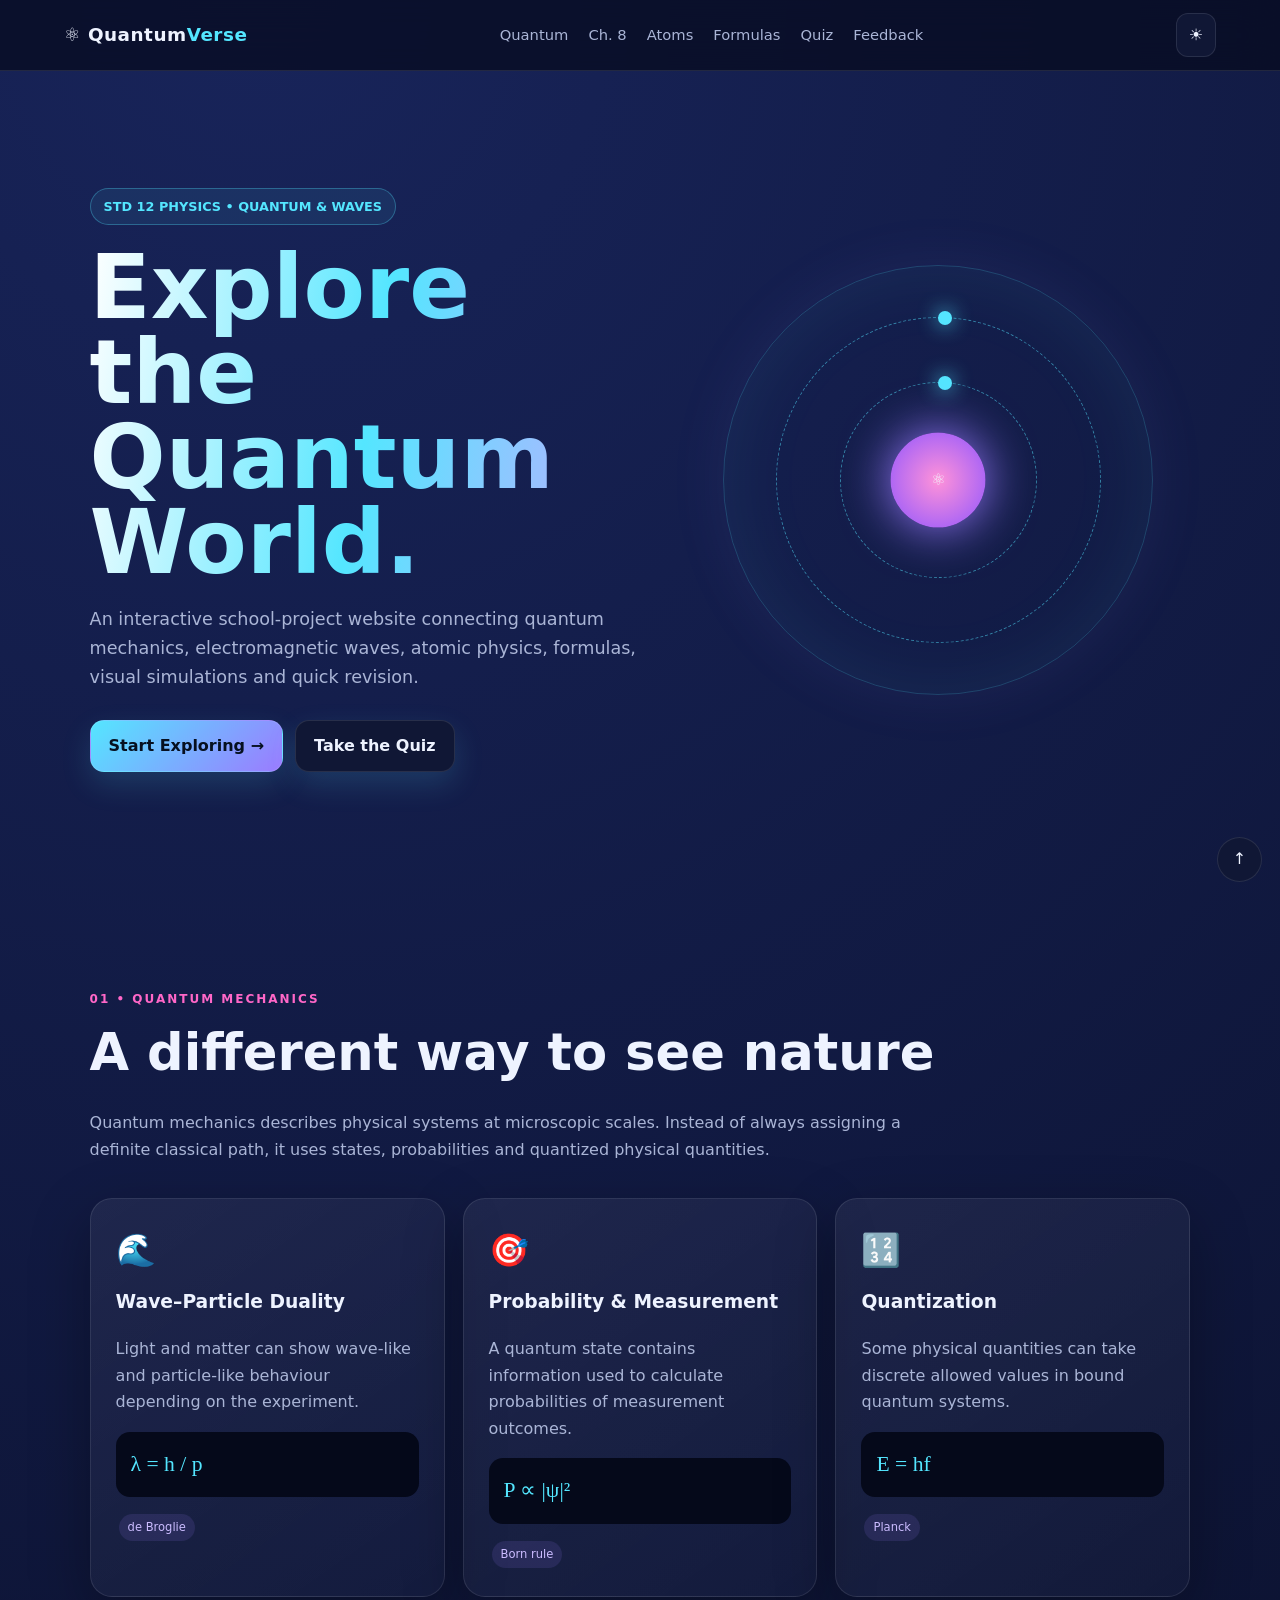
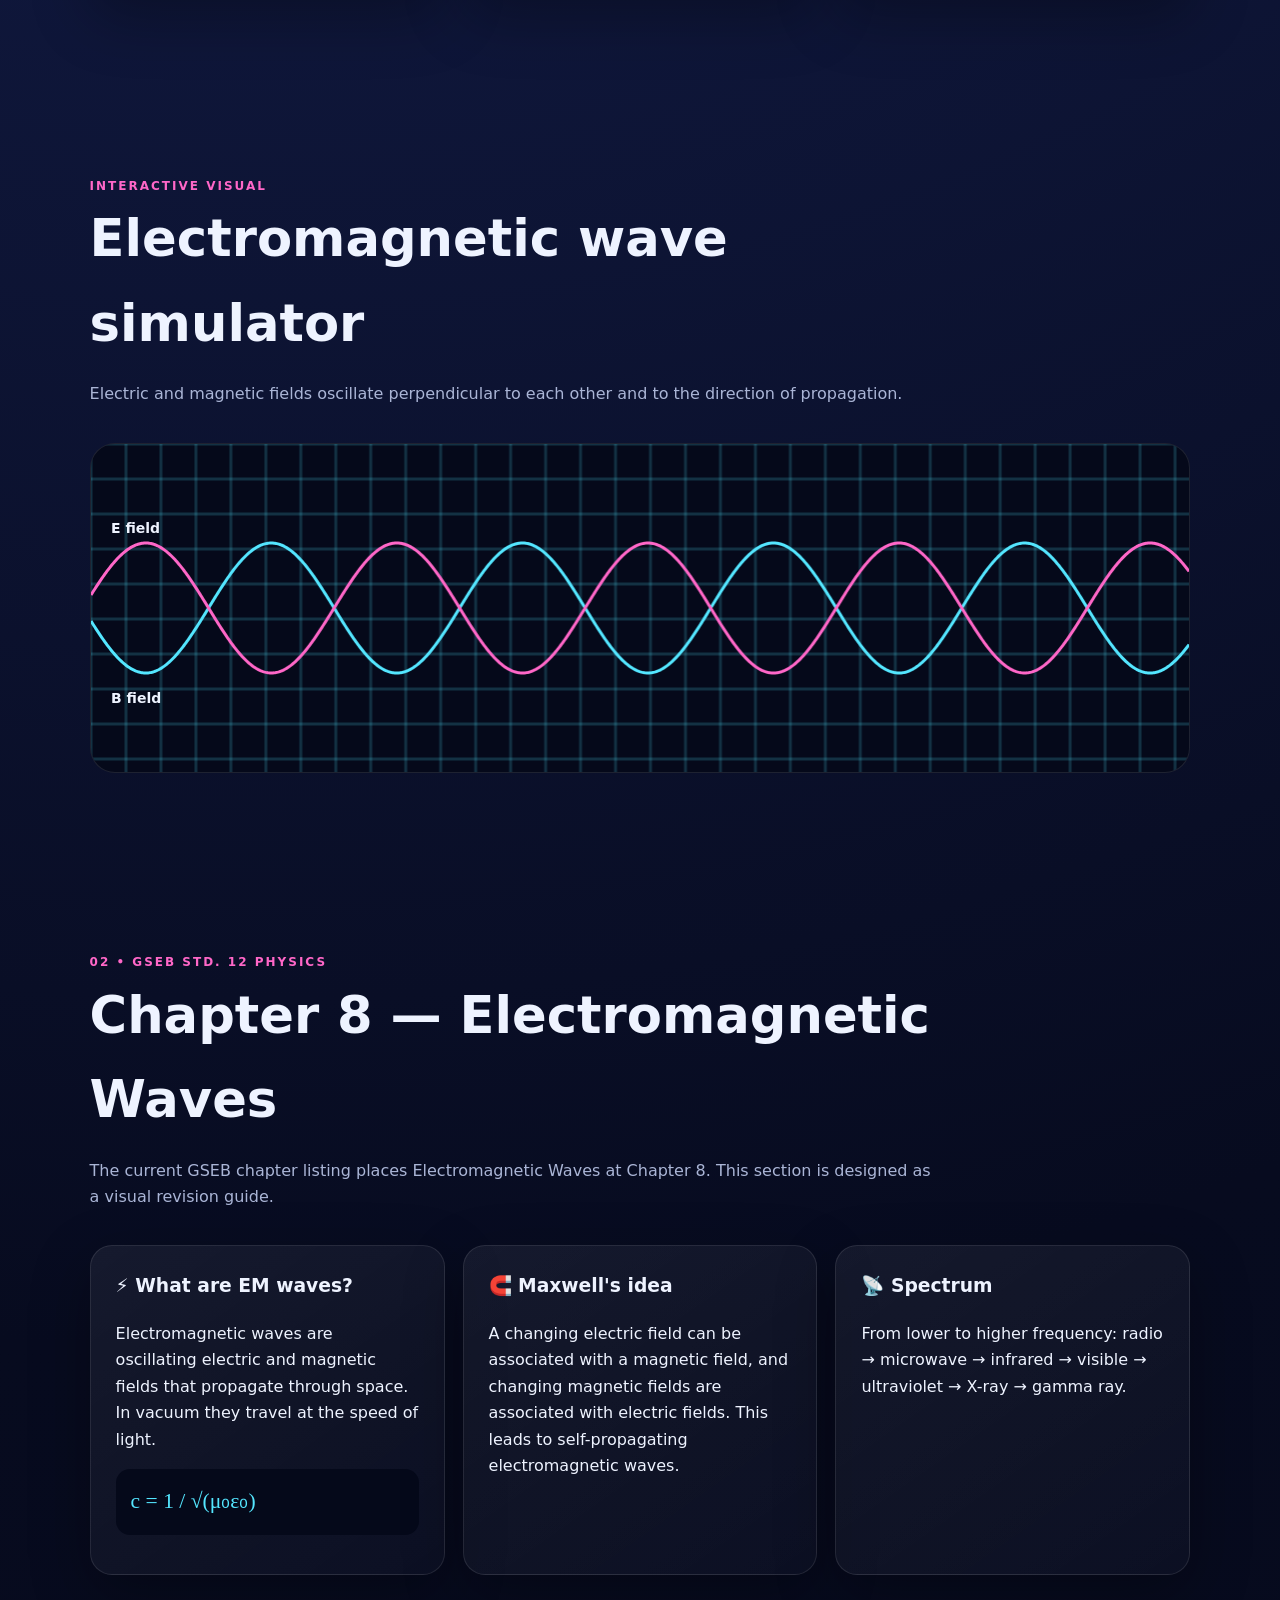
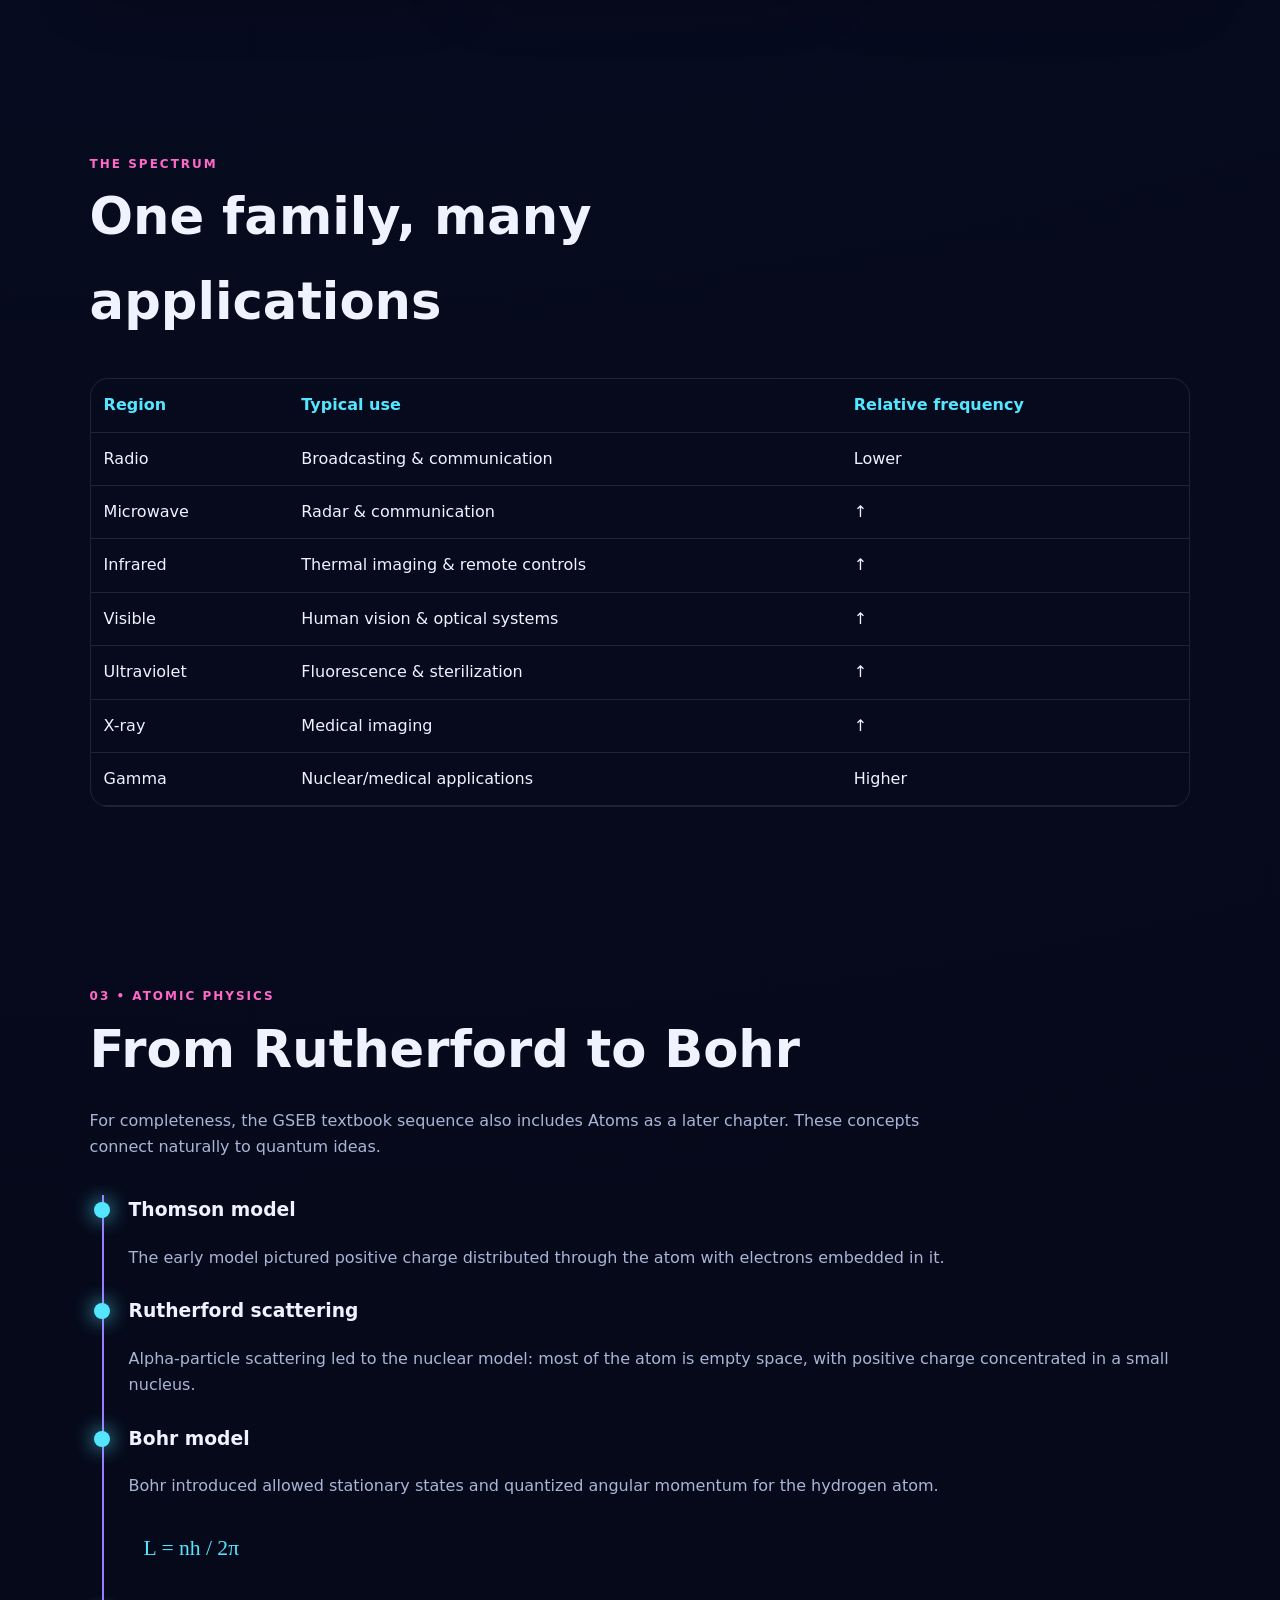
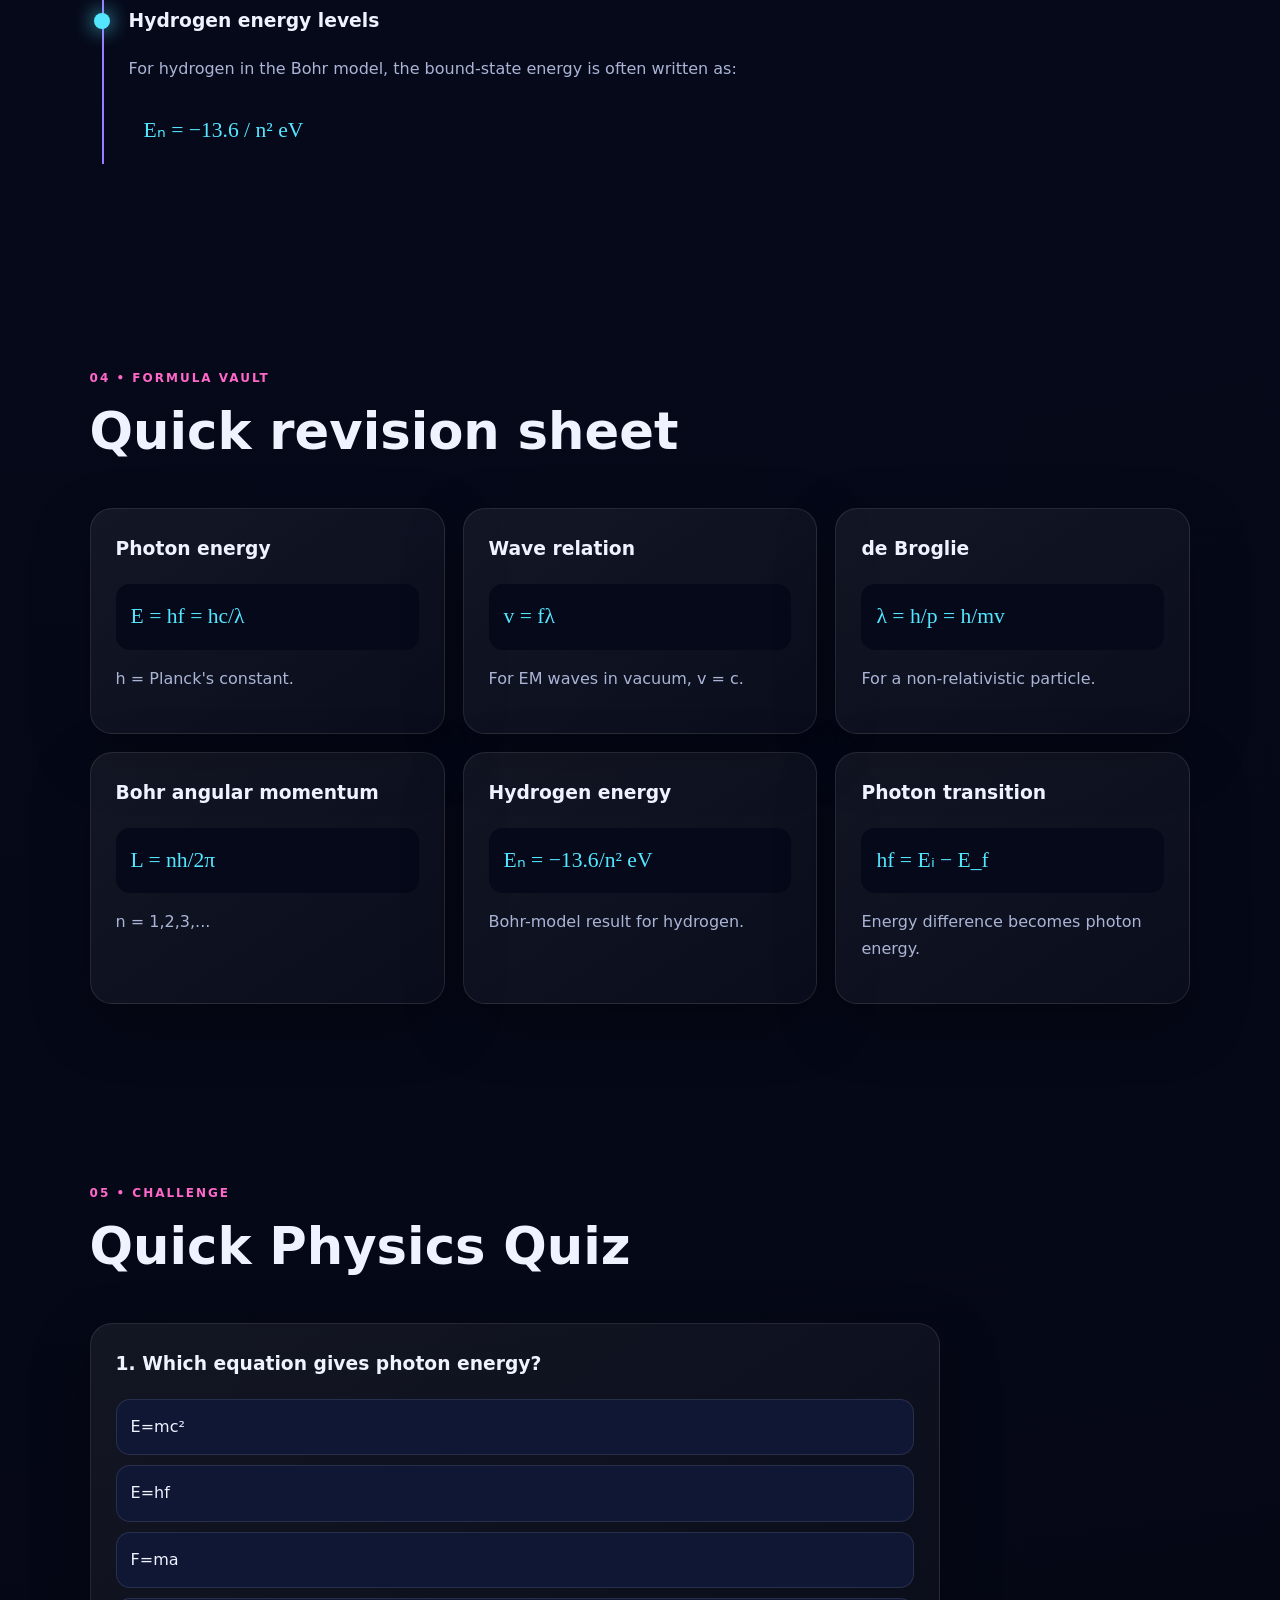
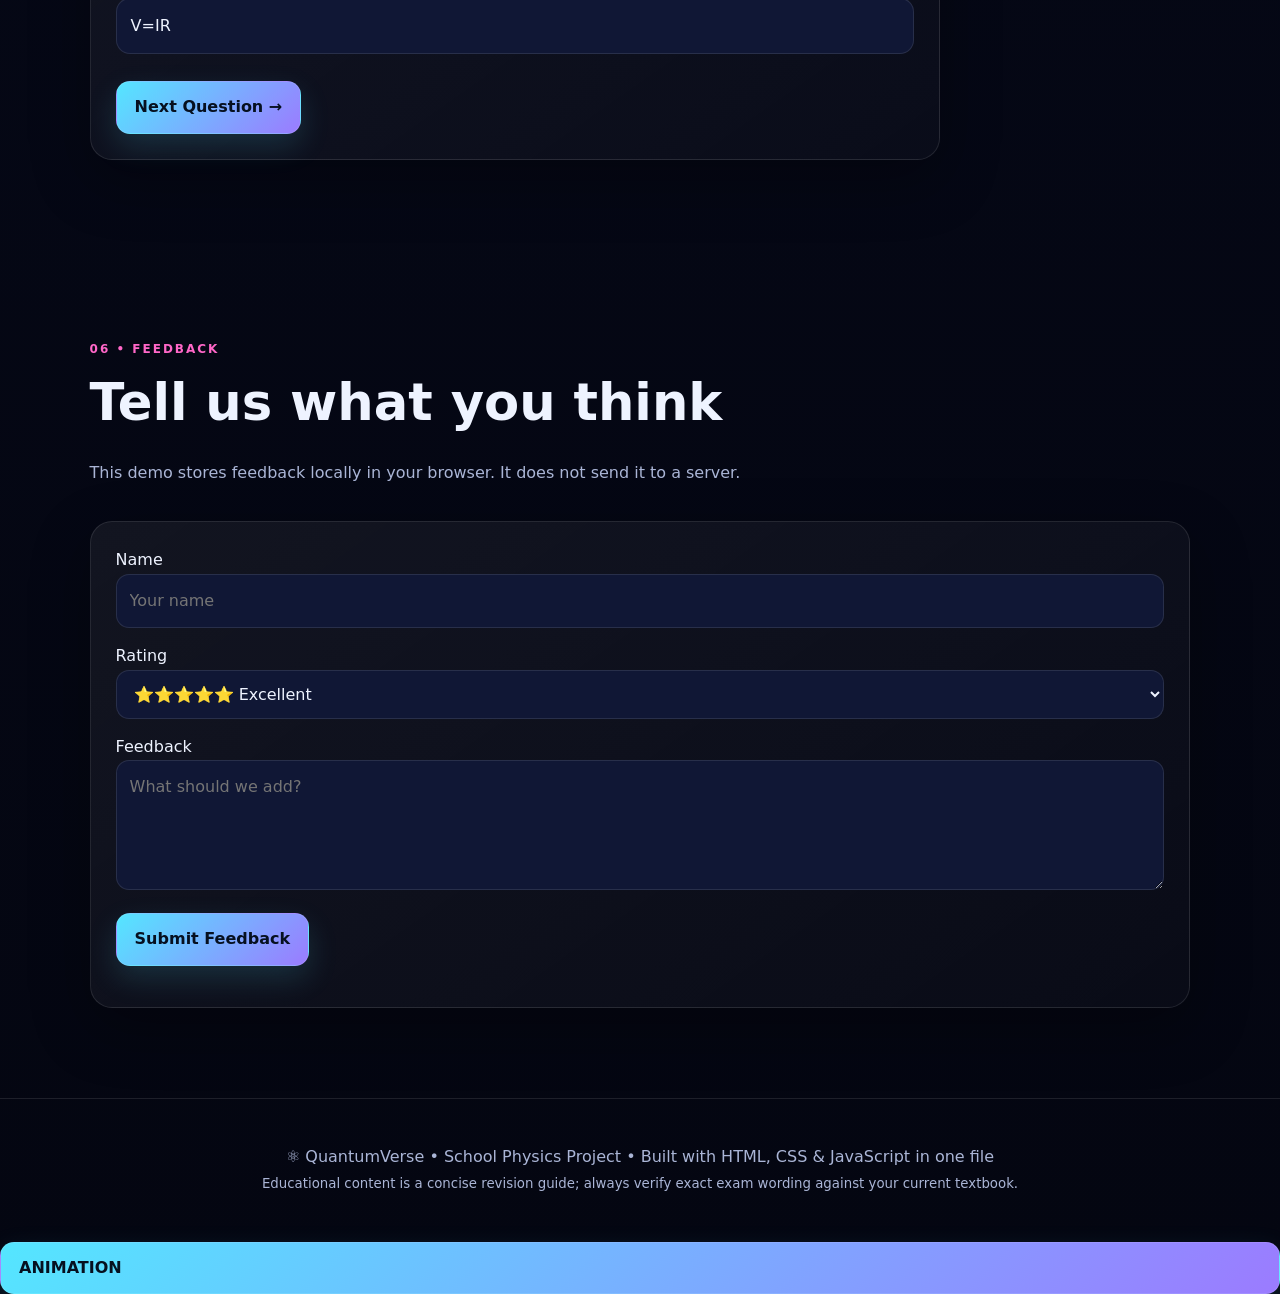
<file: board paper pyq.html>
<!DOCTYPE html>
<html lang="en">
<head>
<meta charset="UTF-8">
<meta name="viewport" content="width=device-width,initial-scale=1.0">
<meta name="theme-color" content="#070b1f">
<title>QuantumVerse | Physics Explorer</title>
<style>
:root{--bg:#070b1f;--card:#101735;--card2:#151e43;--text:#eef3ff;--muted:#aab5d6;--cyan:#54e6ff;--violet:#9b7bff;--pink:#ff67c8;--green:#62f2a2;--border:rgba(255,255,255,.1);--shadow:0 20px 60px rgba(0,0,0,.3)}
*{box-sizing:border-box;scroll-behavior:smooth}
body{margin:0;background:radial-gradient(circle at 20% 0%,#18245a 0,#070b1f 38%,#040611 100%);color:var(--text);font-family:Inter,system-ui,-apple-system,Segoe UI,Arial,sans-serif;line-height:1.65;overflow-x:hidden}
body.light{--bg:#f4f7ff;--card:#fff;--card2:#eef3ff;--text:#10172e;--muted:#56617b;--border:rgba(10,20,60,.12);background:#f4f7ff}
a{color:inherit;text-decoration:none}
button,input,textarea,select{font:inherit}
button{cursor:pointer}
nav{position:fixed;top:0;left:0;right:0;z-index:50;display:flex;align-items:center;justify-content:space-between;padding:13px 5%;background:rgba(7,11,31,.75);backdrop-filter:blur(18px);border-bottom:1px solid var(--border)}
.light nav{background:rgba(255,255,255,.78)}
.logo{font-weight:900;font-size:1.15rem;letter-spacing:.5px}.logo span{color:var(--cyan)}
.navlinks{display:flex;gap:20px;align-items:center}.navlinks a{color:var(--muted);font-size:.92rem}.navlinks a:hover{color:var(--cyan)}
.navbtn{border:1px solid var(--border);background:var(--card);color:var(--text);border-radius:12px;padding:8px 12px}
.menu{display:none}
.hero{min-height:100vh;padding:140px 7% 80px;display:grid;grid-template-columns:1.05fr .95fr;gap:40px;align-items:center;position:relative}
.badge{display:inline-block;padding:7px 13px;border:1px solid rgba(84,230,255,.3);background:rgba(84,230,255,.08);color:var(--cyan);border-radius:999px;font-size:.8rem;font-weight:800}
h1{font-size:clamp(3rem,7vw,6.8rem);line-height:.95;margin:20px 0;background:linear-gradient(100deg,#fff,var(--cyan),#c8a8ff);-webkit-background-clip:text;color:transparent}
h2{font-size:clamp(2rem,4vw,3.2rem);margin:0 0 12px}h3{margin-top:0}
.lead{font-size:1.1rem;color:var(--muted);max-width:650px}
.ctas{display:flex;gap:12px;flex-wrap:wrap;margin-top:28px}
.btn{padding:12px 18px;border-radius:14px;border:1px solid var(--border);background:linear-gradient(135deg,var(--cyan),var(--violet));color:#061020;font-weight:900;box-shadow:0 12px 30px rgba(84,230,255,.15)}
.btn.alt{background:var(--card);color:var(--text)}
section{padding:90px 7%;position:relative}.sectionhead{max-width:850px;margin-bottom:35px}.eyebrow{color:var(--pink);font-weight:900;letter-spacing:2px;text-transform:uppercase;font-size:.75rem}
.grid{display:grid;grid-template-columns:repeat(3,1fr);gap:18px}
.card{background:linear-gradient(145deg,rgba(255,255,255,.06),rgba(255,255,255,.025));border:1px solid var(--border);border-radius:22px;padding:25px;box-shadow:var(--shadow);transition:.35s}
.light .card{background:var(--card)}.card:hover{transform:translateY(-6px);border-color:rgba(84,230,255,.35)}
.icon{font-size:2rem;margin-bottom:10px}.muted{color:var(--muted)}
.formula{font-family:Georgia,serif;font-size:1.35rem;color:var(--cyan);padding:15px;background:#05091a;border-radius:14px;overflow:auto;margin:14px 0}
.light .formula{background:#eef4ff}.tag{display:inline-block;padding:4px 9px;border-radius:999px;background:rgba(155,123,255,.13);color:#cbbcff;font-size:.72rem;margin:3px}
.wavebox{height:330px;border-radius:25px;overflow:hidden;border:1px solid var(--border);background:#05091a;position:relative}
canvas{width:100%;height:100%;display:block}
.timeline{border-left:2px solid var(--violet);margin-left:12px;padding-left:25px}
.timeline .item{margin:0 0 25px;position:relative}.timeline .item:before{content:"";position:absolute;left:-35px;top:7px;width:16px;height:16px;border-radius:50%;background:var(--cyan);box-shadow:0 0 20px var(--cyan)}
.tablewrap{overflow-x:auto;border:1px solid var(--border);border-radius:18px}.tablewrap table{width:100%;border-collapse:collapse;min-width:620px}.tablewrap th,.tablewrap td{padding:13px;border-bottom:1px solid var(--border);text-align:left}.tablewrap th{color:var(--cyan)}
.quiz{max-width:850px}.option{display:block;width:100%;text-align:left;margin:10px 0;padding:14px;border:1px solid var(--border);border-radius:14px;background:var(--card);color:var(--text)}.option:hover{border-color:var(--cyan)}
#quizResult{margin-top:15px;font-weight:800}
input,textarea,select{width:100%;padding:13px;border-radius:13px;border:1px solid var(--border);background:var(--card);color:var(--text);outline:none}textarea{min-height:130px;resize:vertical}.field{margin-bottom:15px}
footer{padding:45px 7%;border-top:1px solid var(--border);text-align:center;color:var(--muted)}
.progress{position:fixed;top:0;left:0;height:3px;background:linear-gradient(90deg,var(--cyan),var(--pink));z-index:100;width:0}
.reveal{opacity:0;transform:translateY(25px);transition:.7s}.reveal.show{opacity:1;transform:none}
.orbit{width:min(430px,90vw);aspect-ratio:1;margin:auto;position:relative;border:1px solid rgba(84,230,255,.2);border-radius:50%;box-shadow:0 0 80px rgba(84,230,255,.08) inset,0 0 60px rgba(155,123,255,.08)}
.nucleus{position:absolute;left:50%;top:50%;transform:translate(-50%,-50%);width:95px;height:95px;border-radius:50%;display:grid;place-items:center;background:radial-gradient(circle,#ff92d9,#8e55ff);box-shadow:0 0 50px #9b7bff}
.ring{position:absolute;inset:12%;border:1px dashed rgba(84,230,255,.5);border-radius:50%;animation:spin 10s linear infinite}
.ring.r2{inset:27%;animation-duration:7s;animation-direction:reverse}.electron{position:absolute;width:14px;height:14px;border-radius:50%;background:var(--cyan);top:-7px;left:50%;box-shadow:0 0 20px var(--cyan)}
@keyframes spin{to{transform:rotate(360deg)}}@keyframes float{50%{transform:translateY(-15px)}}
.float{animation:float 4s ease-in-out infinite}
.backtop{position:fixed;right:18px;bottom:18px;width:45px;height:45px;border-radius:50%;border:1px solid var(--border);background:var(--card);color:var(--text);z-index:20}
@media(max-width:850px){.hero{grid-template-columns:1fr;padding-top:120px}.grid{grid-template-columns:1fr 1fr}.navlinks{display:none}.menu{display:block}.navlinks.open{display:flex;position:absolute;top:60px;left:0;right:0;background:var(--card);padding:18px;flex-direction:column}.wavebox{height:260px}}
@media(max-width:560px){section{padding:65px 5%}.hero{padding-left:5%;padding-right:5%}.grid{grid-template-columns:1fr}h1{font-size:3.5rem}.card{padding:20px}.ctas .btn{width:100%;text-align:center}}
</style>
</head>
<body>
<div class="progress" id="progress"></div>
<nav>
<a class="logo" href="#home">⚛️ Quantum<span>Verse</span></a>
<div class="navlinks" id="navlinks">
<a href="#quantum">Quantum</a><a href="#ch8">Ch. 8</a><a href="#atoms">Atoms</a><a href="#formulas">Formulas</a><a href="#quiz">Quiz</a><a href="#feedback">Feedback</a>
</div>
<div><button class="navbtn" id="theme">☀️</button><button class="navbtn menu" id="menu">☰</button></div>
</nav>

<header class="hero" id="home">
<div class="reveal">
<span class="badge">STD 12 PHYSICS • QUANTUM & WAVES</span>
<h1>Explore the<br>Quantum World.</h1>
<p class="lead">An interactive school-project website connecting quantum mechanics, electromagnetic waves, atomic physics, formulas, visual simulations and quick revision.</p>
<div class="ctas"><a class="btn" href="#quantum">Start Exploring →</a><a class="btn alt" href="#quiz">Take the Quiz</a></div>
</div>
<div class="orbit float reveal"><div class="ring"><i class="electron"></i></div><div class="ring r2"><i class="electron"></i></div><div class="nucleus">⚛</div></div>
</header>

<section id="quantum">
<div class="sectionhead reveal"><div class="eyebrow">01 • Quantum Mechanics</div><h2>A different way to see nature</h2><p class="muted">Quantum mechanics describes physical systems at microscopic scales. Instead of always assigning a definite classical path, it uses states, probabilities and quantized physical quantities.</p></div>
<div class="grid">
<div class="card reveal"><div class="icon">🌊</div><h3>Wave–Particle Duality</h3><p class="muted">Light and matter can show wave-like and particle-like behaviour depending on the experiment.</p><div class="formula">λ = h / p</div><span class="tag">de Broglie</span></div>
<div class="card reveal"><div class="icon">🎯</div><h3>Probability & Measurement</h3><p class="muted">A quantum state contains information used to calculate probabilities of measurement outcomes.</p><div class="formula">P ∝ |ψ|²</div><span class="tag">Born rule</span></div>
<div class="card reveal"><div class="icon">🔢</div><h3>Quantization</h3><p class="muted">Some physical quantities can take discrete allowed values in bound quantum systems.</p><div class="formula">E = hf</div><span class="tag">Planck</span></div>
</div>
</section>

<section>
<div class="sectionhead reveal"><div class="eyebrow">Interactive Visual</div><h2>Electromagnetic wave simulator</h2><p class="muted">Electric and magnetic fields oscillate perpendicular to each other and to the direction of propagation.</p></div>
<div class="wavebox reveal"><canvas id="wave"></canvas></div>
</section>

<section id="ch8">
<div class="sectionhead reveal"><div class="eyebrow">02 • GSEB Std. 12 Physics</div><h2>Chapter 8 — Electromagnetic Waves</h2><p class="muted">The current GSEB chapter listing places Electromagnetic Waves at Chapter 8. This section is designed as a visual revision guide.</p></div>
<div class="grid">
<div class="card reveal"><h3>⚡ What are EM waves?</h3><p>Electromagnetic waves are oscillating electric and magnetic fields that propagate through space. In vacuum they travel at the speed of light.</p><div class="formula">c = 1 / √(μ₀ε₀)</div></div>
<div class="card reveal"><h3>🧲 Maxwell's idea</h3><p>A changing electric field can be associated with a magnetic field, and changing magnetic fields are associated with electric fields. This leads to self-propagating electromagnetic waves.</p></div>
<div class="card reveal"><h3>📡 Spectrum</h3><p>From lower to higher frequency: radio → microwave → infrared → visible → ultraviolet → X-ray → gamma ray.</p></div>
</div>
</section>

<section>
<div class="sectionhead reveal"><div class="eyebrow">The Spectrum</div><h2>One family, many applications</h2></div>
<div class="tablewrap reveal"><table><thead><tr><th>Region</th><th>Typical use</th><th>Relative frequency</th></tr></thead><tbody>
<tr><td>Radio</td><td>Broadcasting & communication</td><td>Lower</td></tr>
<tr><td>Microwave</td><td>Radar & communication</td><td>↑</td></tr>
<tr><td>Infrared</td><td>Thermal imaging & remote controls</td><td>↑</td></tr>
<tr><td>Visible</td><td>Human vision & optical systems</td><td>↑</td></tr>
<tr><td>Ultraviolet</td><td>Fluorescence & sterilization</td><td>↑</td></tr>
<tr><td>X-ray</td><td>Medical imaging</td><td>↑</td></tr>
<tr><td>Gamma</td><td>Nuclear/medical applications</td><td>Higher</td></tr>
</tbody></table></div>
</section>

<section id="atoms">
<div class="sectionhead reveal"><div class="eyebrow">03 • Atomic Physics</div><h2>From Rutherford to Bohr</h2><p class="muted">For completeness, the GSEB textbook sequence also includes Atoms as a later chapter. These concepts connect naturally to quantum ideas.</p></div>
<div class="timeline">
<div class="item reveal"><h3>Thomson model</h3><p class="muted">The early model pictured positive charge distributed through the atom with electrons embedded in it.</p></div>
<div class="item reveal"><h3>Rutherford scattering</h3><p class="muted">Alpha-particle scattering led to the nuclear model: most of the atom is empty space, with positive charge concentrated in a small nucleus.</p></div>
<div class="item reveal"><h3>Bohr model</h3><p class="muted">Bohr introduced allowed stationary states and quantized angular momentum for the hydrogen atom.</p><div class="formula">L = nh / 2π</div></div>
<div class="item reveal"><h3>Hydrogen energy levels</h3><p class="muted">For hydrogen in the Bohr model, the bound-state energy is often written as:</p><div class="formula">Eₙ = −13.6 / n² eV</div></div>
</div>
</section>

<section id="formulas">
<div class="sectionhead reveal"><div class="eyebrow">04 • Formula Vault</div><h2>Quick revision sheet</h2></div>
<div class="grid">
<div class="card reveal"><h3>Photon energy</h3><div class="formula">E = hf = hc/λ</div><p class="muted">h = Planck's constant.</p></div>
<div class="card reveal"><h3>Wave relation</h3><div class="formula">v = fλ</div><p class="muted">For EM waves in vacuum, v = c.</p></div>
<div class="card reveal"><h3>de Broglie</h3><div class="formula">λ = h/p = h/mv</div><p class="muted">For a non-relativistic particle.</p></div>
<div class="card reveal"><h3>Bohr angular momentum</h3><div class="formula">L = nh/2π</div><p class="muted">n = 1,2,3,...</p></div>
<div class="card reveal"><h3>Hydrogen energy</h3><div class="formula">Eₙ = −13.6/n² eV</div><p class="muted">Bohr-model result for hydrogen.</p></div>
<div class="card reveal"><h3>Photon transition</h3><div class="formula">hf = Eᵢ − E_f</div><p class="muted">Energy difference becomes photon energy.</p></div>
</div>
</section>

<section id="quiz">
<div class="sectionhead reveal"><div class="eyebrow">05 • Challenge</div><h2>Quick Physics Quiz</h2></div>
<div class="card quiz reveal">
<h3 id="qtext"></h3><div id="options"></div><div id="quizResult"></div>
<button class="btn" id="next" style="margin-top:12px">Next Question →</button>
</div>
</section>

<section id="feedback">
<div class="sectionhead reveal"><div class="eyebrow">06 • Feedback</div><h2>Tell us what you think</h2><p class="muted">This demo stores feedback locally in your browser. It does not send it to a server.</p></div>
<form class="card reveal" id="feedbackForm">
<div class="field"><label>Name</label><input id="name" required placeholder="Your name"></div>
<div class="field"><label>Rating</label><select id="rating"><option>⭐⭐⭐⭐⭐ Excellent</option><option>⭐⭐⭐⭐ Very good</option><option>⭐⭐⭐ Good</option><option>⭐⭐ Needs improvement</option><option>⭐ Poor</option></select></div>
<div class="field"><label>Feedback</label><textarea id="message" required placeholder="What should we add?"></textarea></div>
<button class="btn" type="submit">Submit Feedback</button><p id="feedbackMsg" class="muted"></p>
</form>
</section>

<footer>⚛️ QuantumVerse • School Physics Project • Built with HTML, CSS & JavaScript in one file<br><small>Educational content is a concise revision guide; always verify exact exam wording against your current textbook.</small></footer>
<button class="backtop" onclick="scrollTo({top:0,behavior:'smooth'})">↑</button>

<script>
const body=document.body;
document.getElementById('theme').onclick=()=>{body.classList.toggle('light');document.getElementById('theme').textContent=body.classList.contains('light')?'🌙':'☀️'};
document.getElementById('menu').onclick=()=>document.getElementById('navlinks').classList.toggle('open');
document.querySelectorAll('.navlinks a').forEach(a=>a.onclick=()=>document.getElementById('navlinks').classList.remove('open'));
window.addEventListener('scroll',()=>{let h=document.documentElement.scrollHeight-innerHeight;document.getElementById('progress').style.width=(scrollY/h*100)+'%'});
const obs=new IntersectionObserver(es=>es.forEach(e=>{if(e.isIntersecting)e.target.classList.add('show')}),{threshold:.1});
document.querySelectorAll('.reveal').forEach(e=>obs.observe(e));

const canvas=document.getElementById('wave'),ctx=canvas.getContext('2d');
function resize(){canvas.width=canvas.clientWidth*devicePixelRatio;canvas.height=canvas.clientHeight*devicePixelRatio;ctx.setTransform(devicePixelRatio,0,0,devicePixelRatio,0,0)}
addEventListener('resize',resize);resize();
let t=0;
function draw(){
let w=canvas.clientWidth,h=canvas.clientHeight;ctx.clearRect(0,0,w,h);
ctx.globalAlpha=.18;ctx.strokeStyle='#54e6ff';for(let x=0;x<w;x+=35){ctx.beginPath();ctx.moveTo(x,0);ctx.lineTo(x,h);ctx.stroke()}for(let y=0;y<h;y+=35){ctx.beginPath();ctx.moveTo(0,y);ctx.lineTo(w,y);ctx.stroke()}ctx.globalAlpha=1;
for(let type=0;type<2;type++){ctx.beginPath();for(let x=0;x<=w;x++){let y=h/2+(type?65:-65)*Math.sin(x*.025-t);if(x===0)ctx.moveTo(x,y);else ctx.lineTo(x,y)}ctx.strokeStyle=type?'#ff67c8':'#54e6ff';ctx.lineWidth=3;ctx.stroke()}
ctx.fillStyle='#eef3ff';ctx.font='bold 14px system-ui';ctx.fillText('E field',20,h/2-75);ctx.fillText('B field',20,h/2+95);
t+=.035;requestAnimationFrame(draw)}draw();

const quiz=[
['Which equation gives photon energy?',['E=mc²','E=hf','F=ma','V=IR'],1],
['What is the speed of EM waves in vacuum approximately?',['3×10⁸ m/s','3×10⁶ m/s','9.8 m/s²','3×10³ m/s'],0],
['What does λ = h/p represent?',['Ohm law','de Broglie relation','Coulomb law','Faraday law'],1],
['Which region is visible to human eyes?',['Radio','X-ray','Visible','Gamma'],2],
['In the Bohr model, angular momentum is quantized as:', ['L=nh/2π','L=mv²','L=hf','L=mc²'],0]
];
let qi=0,answered=false;
function renderQ(){answered=false;document.getElementById('quizResult').textContent='';document.getElementById('qtext').textContent=(qi+1)+'. '+quiz[qi][0];let box=document.getElementById('options');box.innerHTML='';quiz[qi][1].forEach((o,i)=>{let b=document.createElement('button');b.className='option';b.textContent=o;b.onclick=()=>{if(answered)return;answered=true;document.getElementById('quizResult').textContent=i===quiz[qi][2]?'✅ Correct!':'❌ Not quite — review the formula vault.';document.getElementById('quizResult').style.color=i===quiz[qi][2]?'#62f2a2':'#ff8fbf'};box.appendChild(b)})}
document.getElementById('next').onclick=()=>{qi=(qi+1)%quiz.length;renderQ()};renderQ();

document.getElementById('feedbackForm').onsubmit=e=>{e.preventDefault();let item={name:name.value,rating:rating.value,message:message.value,date:new Date().toLocaleString()};let all=JSON.parse(localStorage.getItem('quantumFeedback')||'[]');all.push(item);localStorage.setItem('quantumFeedback',JSON.stringify(all));document.getElementById('feedbackMsg').textContent='✅ Thank you! Your feedback was saved on this device.';e.target.reset()};
</script>
<div class="btn">  <a href="physics-animation.html"> ANIMATION</a></div>
</body>
</html>
</file>
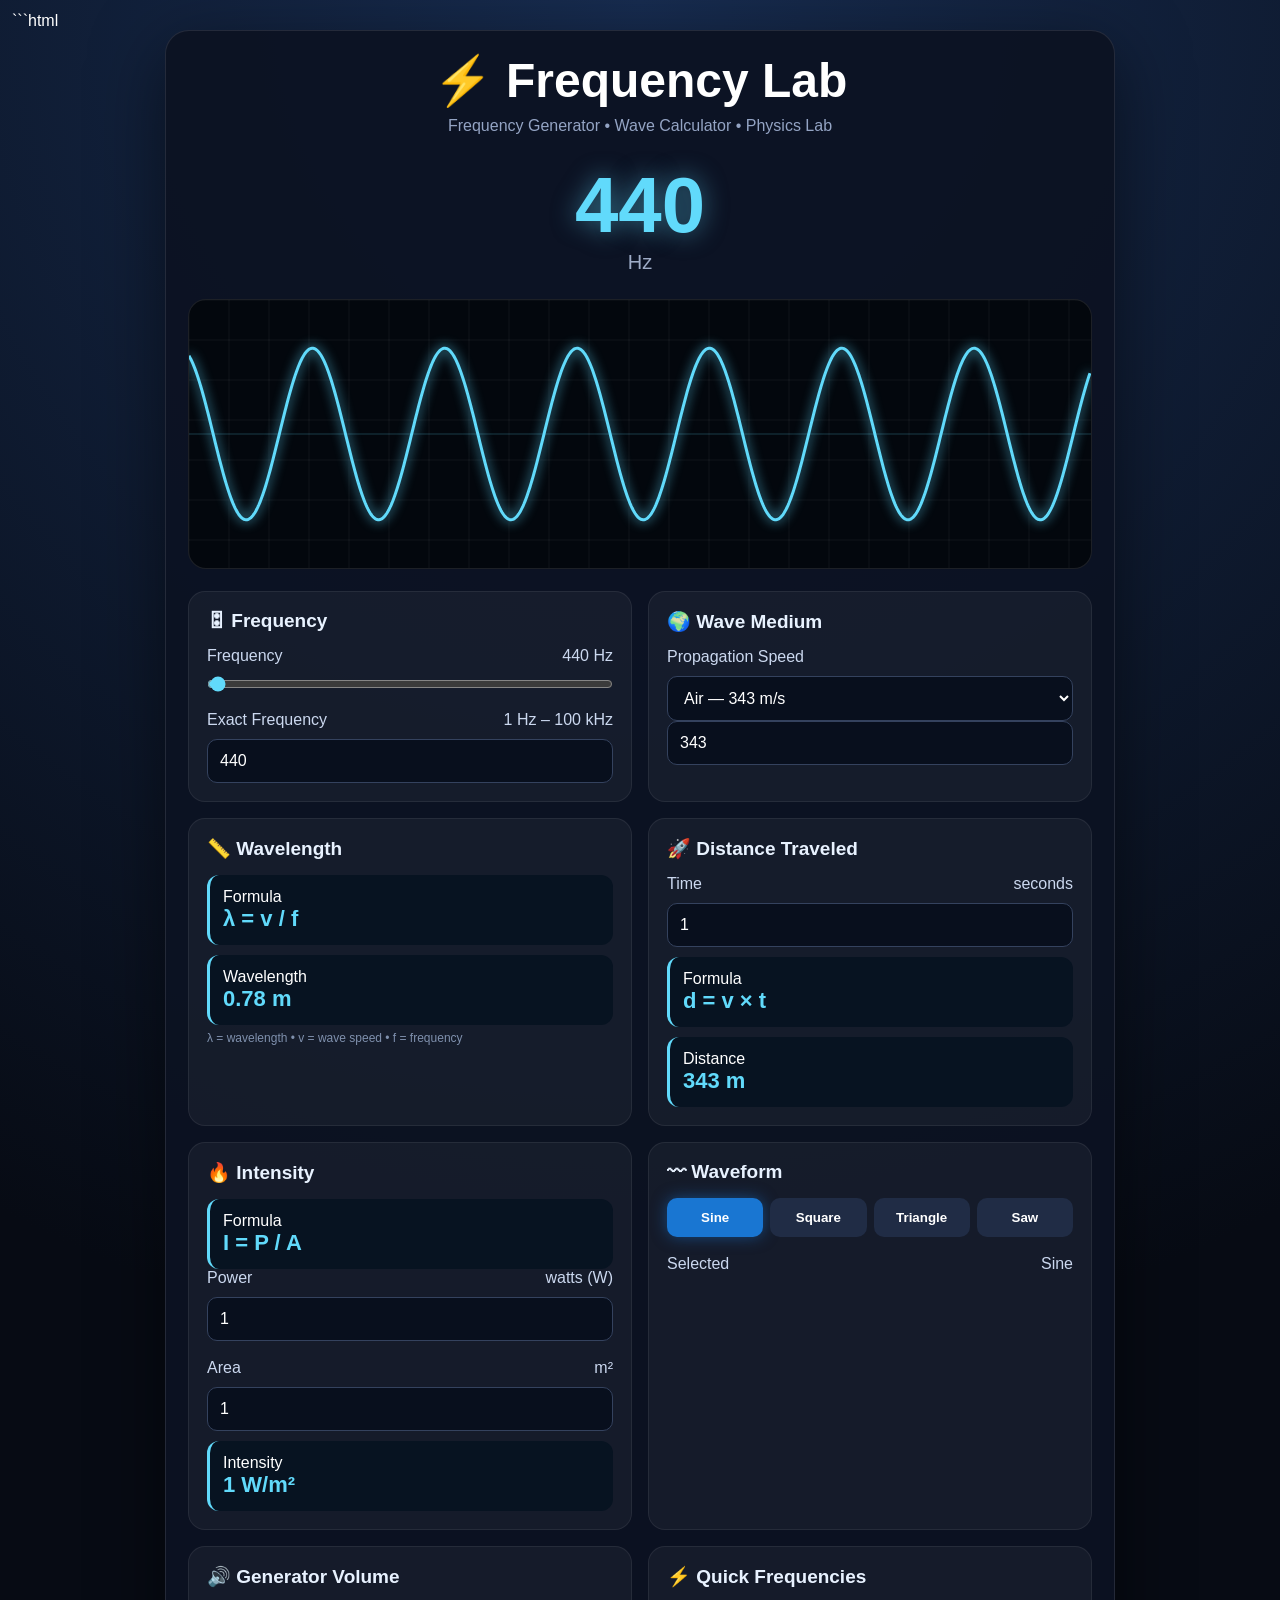
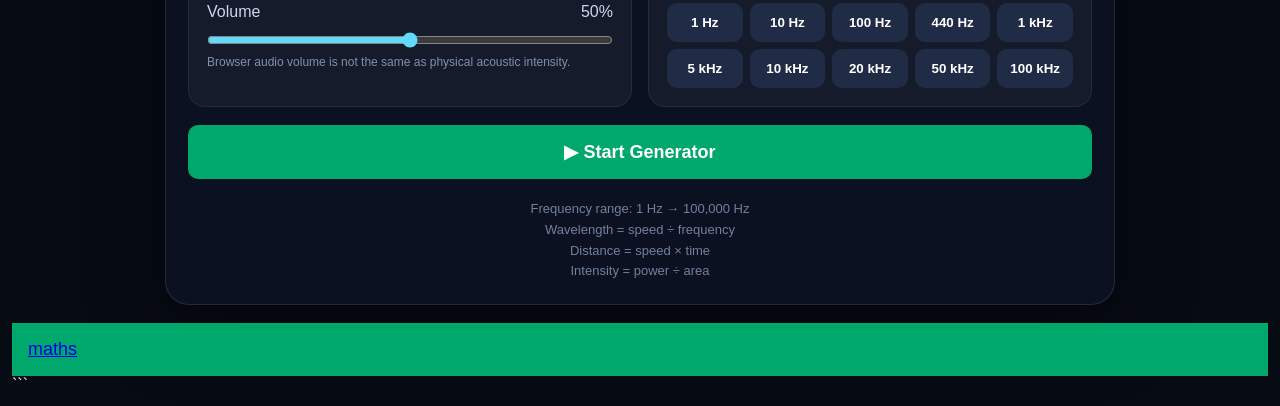
<file: freq.html>
```html
<!DOCTYPE html>
<html lang="en">
<head>
<meta charset="UTF-8">
<meta name="viewport" content="width=device-width, initial-scale=1.0">

<title>Frequency Generator & Wave Calculator</title>

<style>
*{
    box-sizing:border-box;
    margin:0;
    padding:0;
}

body{
    font-family:Arial,Helvetica,sans-serif;
    min-height:100vh;
    background:
        radial-gradient(circle at top,#172c50,#070b14 65%);
    color:white;
    padding:12px;
}
jal{
  clour:red;
    
}
.container{
    width:100%;
    max-width:950px;
    margin:auto;
    background:rgba(12,19,35,.94);
    border:1px solid rgba(255,255,255,.1);
    border-radius:24px;
    padding:22px;
    box-shadow:0 20px 70px rgba(0,0,0,.5);
}

.header{
    text-align:center;
    margin-bottom:25px;
}

.header h1{
    font-size:clamp(28px,7vw,48px);
    margin-bottom:8px;
}

.header p{
    color:#94a4c4;
}

.frequency-display{
    text-align:center;
    margin:15px 0 25px;
}

.frequency-value{
    font-size:clamp(42px,12vw,78px);
    font-weight:bold;
    color:#61dafb;
    text-shadow:0 0 25px rgba(97,218,251,.5);
}

.unit{
    color:#9eacc7;
    font-size:20px;
}

.wave-box{
    height:270px;
    width:100%;
    background:#03070d;
    border-radius:18px;
    overflow:hidden;
    border:1px solid rgba(255,255,255,.1);
    margin-bottom:22px;
}

canvas{
    width:100%;
    height:100%;
}

.grid{
    display:grid;
    grid-template-columns:1fr 1fr;
    gap:16px;
}

.card{
    background:rgba(255,255,255,.045);
    border:1px solid rgba(255,255,255,.07);
    border-radius:17px;
    padding:18px;
}

.card h2{
    font-size:19px;
    margin-bottom:15px;
    color:#e8f2ff;
}

label{
    display:flex;
    justify-content:space-between;
    gap:10px;
    margin-bottom:10px;
    color:#cbd8ef;
}

input,select{
    width:100%;
    padding:12px;
    border-radius:10px;
    border:1px solid #34425e;
    background:#080f1d;
    color:white;
    font-size:16px;
    outline:none;
}

input[type=range]{
    padding:0;
    accent-color:#61dafb;
}

.result{
    background:#071321;
    border-radius:12px;
    padding:13px;
    margin-top:10px;
    border-left:3px solid #61dafb;
}

.result .big{
    font-size:22px;
    font-weight:bold;
    color:#61dafb;
}

.small{
    font-size:12px;
    color:#7f90ad;
    margin-top:6px;
}

.wave-buttons{
    display:grid;
    grid-template-columns:repeat(4,1fr);
    gap:7px;
}

button{
    border:none;
    border-radius:10px;
    padding:12px 8px;
    color:white;
    background:#202c45;
    font-weight:bold;
    cursor:pointer;
    transition:.2s;
}

button:hover{
    transform:translateY(-2px);
}

button.active{
    background:#1976d2;
    box-shadow:0 0 15px rgba(25,118,210,.5);
}

.presets{
    display:grid;
    grid-template-columns:repeat(5,1fr);
    gap:7px;
}

.main-button{
    width:100%;
    padding:16px;
    margin-top:18px;
    font-size:18px;
    background:#00a86b;
}

.main-button.stop{
    background:#d93636;
}

.info{
    text-align:center;
    color:#71809d;
    font-size:13px;
    line-height:1.6;
    margin-top:20px;
}

@media(max-width:700px){

    .container{
        padding:15px;
        border-radius:20px;
    }

    .grid{
        grid-template-columns:1fr;
    }

    .wave-box{
        height:210px;
    }

    .wave-buttons{
        grid-template-columns:repeat(2,1fr);
    }

    .presets{
        grid-template-columns:repeat(3,1fr);
    }
}
</style>
</head>

<body>

<div class="container">

<div class="header">
    <h1>⚡ Frequency Lab</h1>
    <p>Frequency Generator • Wave Calculator • Physics Lab</p>
</div>

<div class="frequency-display">
    <div class="frequency-value" id="display">440</div>
    <span class="unit">Hz</span>
</div>

<div class="wave-box">
    <canvas id="waveCanvas"></canvas>
</div>

<div class="grid">

<!-- FREQUENCY -->
<div class="card">

<h2>🎛 Frequency</h2>

<label>
    <span>Frequency</span>
    <span id="rangeValue">440 Hz</span>
</label>

<input
    type="range"
    id="frequencySlider"
    min="1"
    max="100000"
    value="440"
    step="1"
>

<br><br>

<label>
    <span>Exact Frequency</span>
    <span>1 Hz – 100 kHz</span>
</label>

<input
    type="number"
    id="frequencyInput"
    min="1"
    max="100000"
    value="440"
>

</div>


<!-- MEDIUM -->
<div class="card">

<h2>🌍 Wave Medium</h2>

<label>Propagation Speed</label>

<select id="medium">

<option value="343">
    Air — 343 m/s
</option>

<option value="1480">
    Water — 1480 m/s
</option>

<option value="299792458">
    Light / Vacuum — 299,792,458 m/s
</option>

<option value="custom">
    Custom
</option>

</select>

<br>

<input
    type="number"
    id="customSpeed"
    value="343"
    min="0.000001"
    step="any"
    placeholder="Custom speed (m/s)"
>

</div>


<!-- WAVELENGTH -->
<div class="card">

<h2>📏 Wavelength</h2>

<div class="result">

<div>Formula</div>

<div class="big">
λ = v / f
</div>

</div>

<div class="result">

<div>Wavelength</div>

<div class="big" id="wavelength">
0.7795 m
</div>

</div>

<div class="small">
λ = wavelength • v = wave speed • f = frequency
</div>

</div>


<!-- DISTANCE -->
<div class="card">

<h2>🚀 Distance Traveled</h2>

<label>
    <span>Time</span>
    <span>seconds</span>
</label>

<input
    type="number"
    id="timeInput"
    value="1"
    min="0"
    step="any"
>

<div class="result">

<div>Formula</div>

<div class="big">
d = v × t
</div>

</div>

<div class="result">

<div>Distance</div>

<div class="big" id="distance">
343 m
</div>

</div>

</div>


<!-- INTENSITY -->
<div class="card">

<h2>🔥 Intensity</h2>

<div class="result">

<div>Formula</div>

<div class="big">
I = P / A
</div>

</div>

<label>
    <span>Power</span>
    <span>watts (W)</span>
</label>

<input
    type="number"
    id="powerInput"
    value="1"
    min="0"
    step="any"
>

<br><br>

<label>
    <span>Area</span>
    <span>m²</span>
</label>

<input
    type="number"
    id="areaInput"
    value="1"
    min="0.000001"
    step="any"
>

<div class="result">

<div>Intensity</div>

<div class="big" id="intensity">
1 W/m²
</div>

</div>

</div>


<!-- WAVEFORM -->
<div class="card">

<h2>〰 Waveform</h2>

<div class="wave-buttons">

<button class="wave active" data-wave="sine">
Sine
</button>

<button class="wave" data-wave="square">
Square
</button>

<button class="wave" data-wave="triangle">
Triangle
</button>

<button class="wave" data-wave="sawtooth">
Saw
</button>

</div>

<br>

<label>
    <span>Selected</span>
    <span id="waveName">Sine</span>
</label>

</div>


<!-- VOLUME -->
<div class="card">

<h2>🔊 Generator Volume</h2>

<label>
    <span>Volume</span>
    <span id="volumeValue">50%</span>
</label>

<input
    type="range"
    id="volumeSlider"
    min="0"
    max="100"
    value="50"
>

<div class="small">
Browser audio volume is not the same as physical acoustic intensity.
</div>

</div>


<!-- PRESETS -->
<div class="card">

<h2>⚡ Quick Frequencies</h2>

<div class="presets">

<button data-frequency="1">1 Hz</button>
<button data-frequency="10">10 Hz</button>
<button data-frequency="100">100 Hz</button>
<button data-frequency="440">440 Hz</button>
<button data-frequency="1000">1 kHz</button>
<button data-frequency="5000">5 kHz</button>
<button data-frequency="10000">10 kHz</button>
<button data-frequency="20000">20 kHz</button>
<button data-frequency="50000">50 kHz</button>
<button data-frequency="100000">100 kHz</button>

</div>

</div>

</div>

<button class="main-button" id="startButton">
▶ Start Generator
</button>

<div class="info">

Frequency range: 1 Hz → 100,000 Hz<br>

Wavelength = speed ÷ frequency<br>

Distance = speed × time<br>

Intensity = power ÷ area

</div>

</div>


<script>

const canvas =
document.getElementById("waveCanvas");

const ctx =
canvas.getContext("2d");

const slider =
document.getElementById("frequencySlider");

const input =
document.getElementById("frequencyInput");

const display =
document.getElementById("display");

const rangeValue =
document.getElementById("rangeValue");

const medium =
document.getElementById("medium");

const customSpeed =
document.getElementById("customSpeed");

const timeInput =
document.getElementById("timeInput");

const powerInput =
document.getElementById("powerInput");

const areaInput =
document.getElementById("areaInput");

const wavelength =
document.getElementById("wavelength");

const distance =
document.getElementById("distance");

const intensity =
document.getElementById("intensity");

const volumeSlider =
document.getElementById("volumeSlider");

const volumeValue =
document.getElementById("volumeValue");

const startButton =
document.getElementById("startButton");

const waveName =
document.getElementById("waveName");


let frequency = 440;

let waveform = "sine";

let audioContext = null;

let oscillator = null;

let gainNode = null;

let isPlaying = false;


/* CANVAS */

function resizeCanvas(){

    const dpr =
        window.devicePixelRatio || 1;

    canvas.width =
        canvas.clientWidth * dpr;

    canvas.height =
        canvas.clientHeight * dpr;

    ctx.setTransform(
        dpr,0,0,dpr,0,0
    );
}

window.addEventListener(
    "resize",
    resizeCanvas
);

resizeCanvas();


/* FORMAT NUMBER */

function formatNumber(number){

    if(!isFinite(number))
        return "—";

    if(number === 0)
        return "0";

    if(Math.abs(number) >= 1000000)
        return number.toExponential(4);

    if(Math.abs(number) < 0.001)
        return number.toExponential(4);

    return Number(
        number.toPrecision(6)
    ).toLocaleString();
}


/* SPEED */

function getSpeed(){

    if(medium.value === "custom"){

        return Number(customSpeed.value) || 0;

    }

    return Number(medium.value);
}


/* CALCULATIONS */

function calculate(){

    const speed = getSpeed();

    const f = frequency;

    const t =
        Number(timeInput.value) || 0;

    const P =
        Number(powerInput.value) || 0;

    const A =
        Number(areaInput.value) || 0;


    /* WAVELENGTH */

    if(f > 0 && speed > 0){

        const lambda =
            speed / f;

        wavelength.textContent =
            formatNumber(lambda) + " m";

    }else{

        wavelength.textContent = "—";

    }


    /* DISTANCE */

    const d =
        speed * t;

    distance.textContent =
        formatNumber(d) + " m";


    /* INTENSITY */

    if(A > 0){

        const I =
            P / A;

        intensity.textContent =
            formatNumber(I) + " W/m²";

    }else{

        intensity.textContent = "—";

    }

}


/* FREQUENCY */

function updateFrequency(value){

    value =
        Math.round(Number(value));

    if(!isFinite(value))
        return;

    value =
        Math.max(
            1,
            Math.min(100000,value)
        );

    frequency = value;

    slider.value = value;

    input.value = value;

    display.textContent =
        value.toLocaleString();

    if(value >= 1000){

        let khz =
            value / 1000;

        rangeValue.textContent =
            khz.toLocaleString() +
            " kHz";

    }else{

        rangeValue.textContent =
            value + " Hz";

    }


    if(oscillator && audioContext){

        oscillator.frequency
            .setValueAtTime(
                frequency,
                audioContext.currentTime
            );

    }

    calculate();

}


slider.addEventListener(
    "input",
    () => updateFrequency(slider.value)
);


input.addEventListener(
    "input",
    () => {

        if(input.value !== "")
            updateFrequency(input.value);

    }
);


/* OTHER INPUTS */

medium.addEventListener(
    "change",
    calculate
);

customSpeed.addEventListener(
    "input",
    calculate
);

timeInput.addEventListener(
    "input",
    calculate
);

powerInput.addEventListener(
    "input",
    calculate
);

areaInput.addEventListener(
    "input",
    calculate
);


/* WAVEFORM */

document.querySelectorAll(
    ".wave"
).forEach(button => {

    button.addEventListener(
        "click",
        () => {

            document.querySelectorAll(
                ".wave"
            ).forEach(b =>
                b.classList.remove("active")
            );

            button.classList.add("active");

            waveform =
                button.dataset.wave;

            waveName.textContent =
                waveform
                .charAt(0)
                .toUpperCase()
                +
                waveform.slice(1);

            if(oscillator){

                oscillator.type =
                    waveform;

            }

        }
    );

});


/* PRESETS */

document.querySelectorAll(
    "[data-frequency]"
).forEach(button => {

    button.addEventListener(
        "click",
        () => {

            updateFrequency(
                button.dataset.frequency
            );

        }
    );

});


/* VOLUME */

volumeSlider.addEventListener(
    "input",
    () => {

        const volume =
            Number(volumeSlider.value);

        volumeValue.textContent =
            volume + "%";

        if(gainNode && audioContext){

            gainNode.gain
                .setTargetAtTime(
                    volume / 100,
                    audioContext.currentTime,
                    0.01
                );

        }

    }
);


/* AUDIO GENERATOR */

startButton.addEventListener(
    "click",
    async () => {

        if(!isPlaying){

            audioContext =
                new (
                    window.AudioContext ||
                    window.webkitAudioContext
                )();

            oscillator =
                audioContext.createOscillator();

            gainNode =
                audioContext.createGain();

            oscillator.type =
                waveform;

            oscillator.frequency.value =
                frequency;

            gainNode.gain.value =
                Number(
                    volumeSlider.value
                ) / 100;

            oscillator.connect(gainNode);

            gainNode.connect(
                audioContext.destination
            );

            oscillator.start();

            isPlaying = true;

            startButton.textContent =
                "■ Stop Generator";

            startButton.classList.add(
                "stop"
            );

        }else{

            if(oscillator){

                oscillator.stop();

                oscillator.disconnect();

            }

            if(audioContext){

                await audioContext.close();

            }

            oscillator = null;

            gainNode = null;

            audioContext = null;

            isPlaying = false;

            startButton.textContent =
                "▶ Start Generator";

            startButton.classList.remove(
                "stop"
            );

        }

    }
);


/* ANIMATED WAVE */

let phase = 0;

function drawWave(){

    const width =
        canvas.clientWidth;

    const height =
        canvas.clientHeight;

    ctx.clearRect(
        0,0,width,height
    );


    /* GRID */

    ctx.lineWidth = 1;

    ctx.strokeStyle =
        "rgba(255,255,255,.06)";


    for(
        let x=0;
        x<width;
        x+=40
    ){

        ctx.beginPath();

        ctx.moveTo(x,0);

        ctx.lineTo(x,height);

        ctx.stroke();

    }


    for(
        let y=0;
        y<height;
        y+=40
    ){

        ctx.beginPath();

        ctx.moveTo(0,y);

        ctx.lineTo(width,y);

        ctx.stroke();

    }


    /* CENTER */

    ctx.strokeStyle =
        "rgba(97,218,251,.25)";

    ctx.beginPath();

    ctx.moveTo(
        0,
        height/2
    );

    ctx.lineTo(
        width,
        height/2
    );

    ctx.stroke();


    /* WAVE */

    ctx.beginPath();

    const center =
        height/2;

    const amplitude =
        height*.32;


    /*
    Logarithmic visualization.

    This keeps 1 Hz and 100 kHz
    visually understandable even
    though their real periods differ
    enormously.
    */

    const cycles =
        1 +
        Math.log10(frequency)*2.2;


    for(
        let x=0;
        x<width;
        x++
    ){

        const t =
            x/width;

        const angle =
            t *
            Math.PI*2 *
            cycles +
            phase;

        let y;


        if(waveform==="sine"){

            y =
                Math.sin(angle);

        }

        else if(waveform==="square"){

            y =
                Math.sin(angle)>=0
                ? 1
                : -1;

        }

        else if(waveform==="triangle"){

            y =
                2/Math.PI *
                Math.asin(
                    Math.sin(angle)
                );

        }

        else{

            y =
                2 *
                (
                    angle/(Math.PI*2)
                    -
                    Math.floor(
                        angle/(Math.PI*2)+.5
                    )
                );

        }


        const py =
            center -
            y*amplitude;


        if(x===0)
            ctx.moveTo(x,py);
        else
            ctx.lineTo(x,py);

    }


    ctx.lineWidth = 3;

    ctx.strokeStyle =
        "#61dafb";

    ctx.shadowBlur = 12;

    ctx.shadowColor =
        "#61dafb";

    ctx.stroke();

    ctx.shadowBlur = 0;


    phase += .035;

    requestAnimationFrame(
        drawWave
    );

}


/* INITIAL */

updateFrequency(440);

calculate();

drawWave();

</script>
<div class="main-button"><a href="maths.html"> maths </a></div>
</body>
</html>
```
</file>
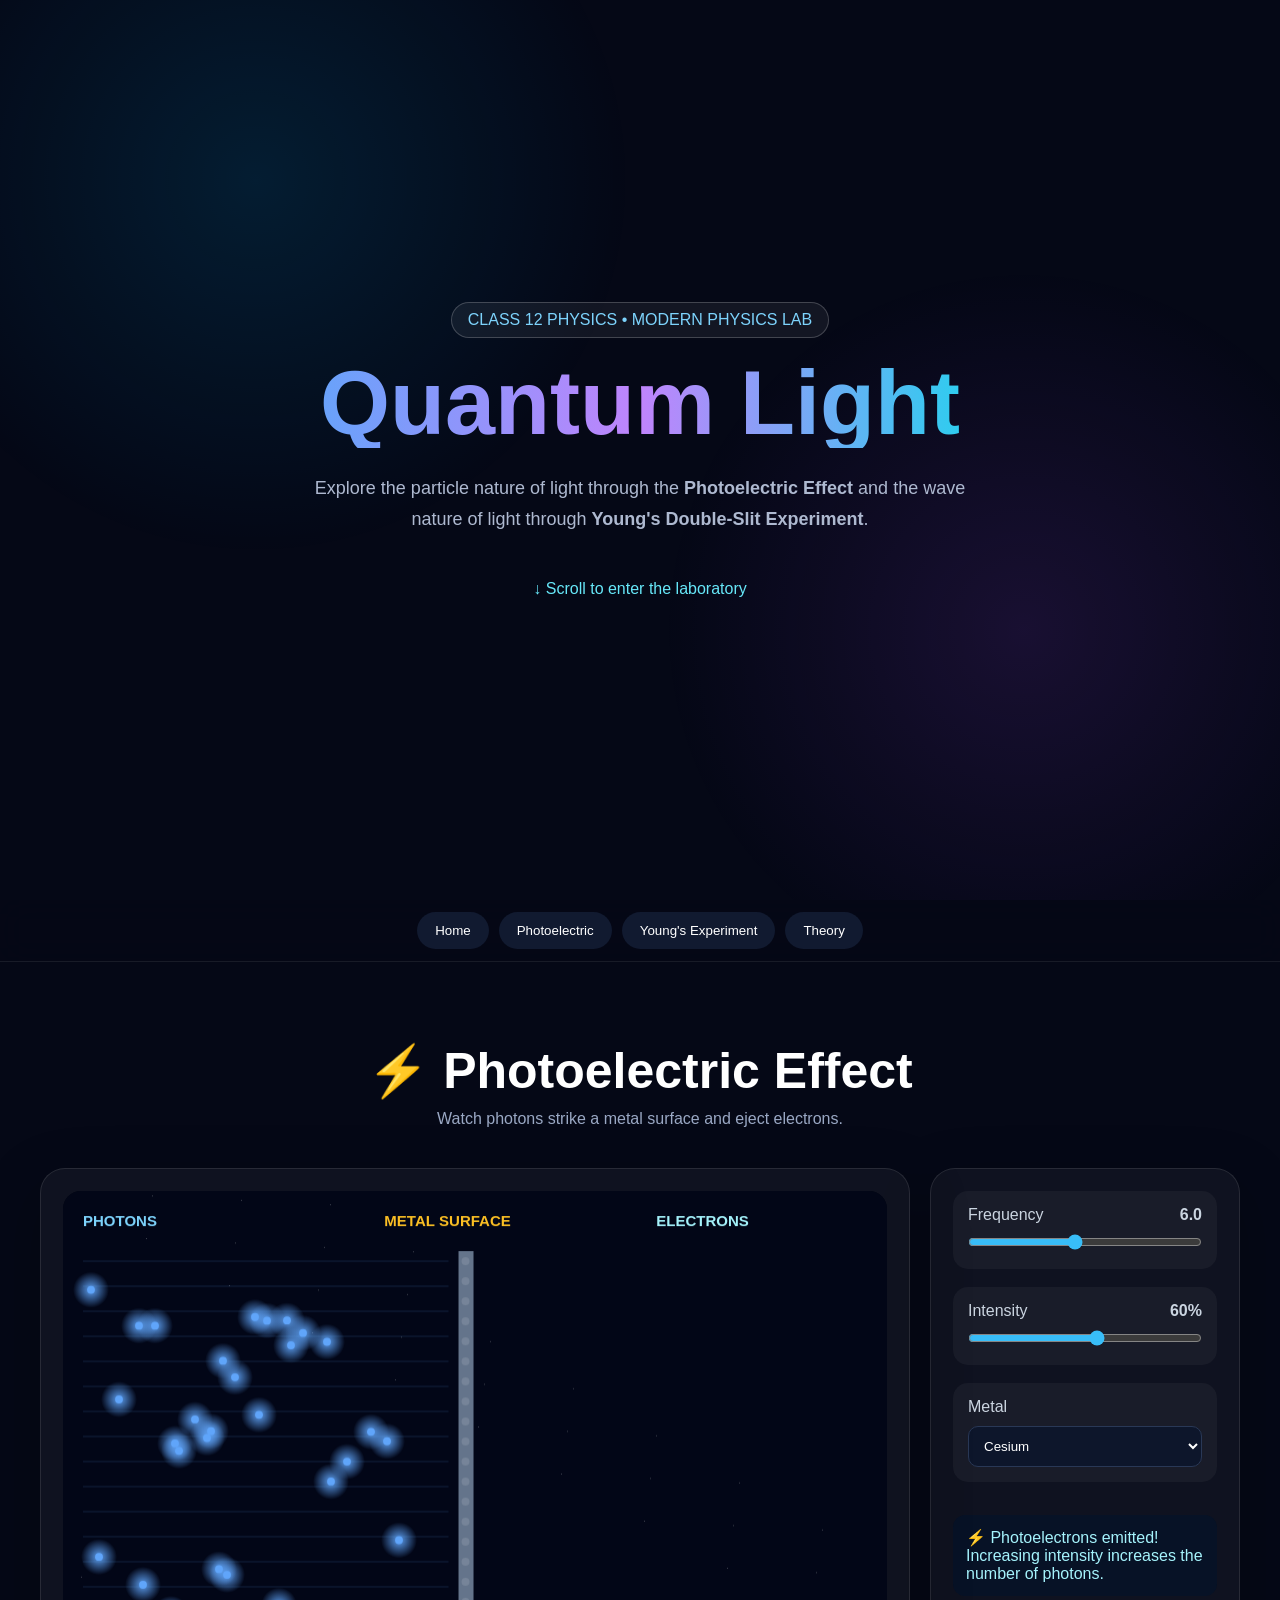
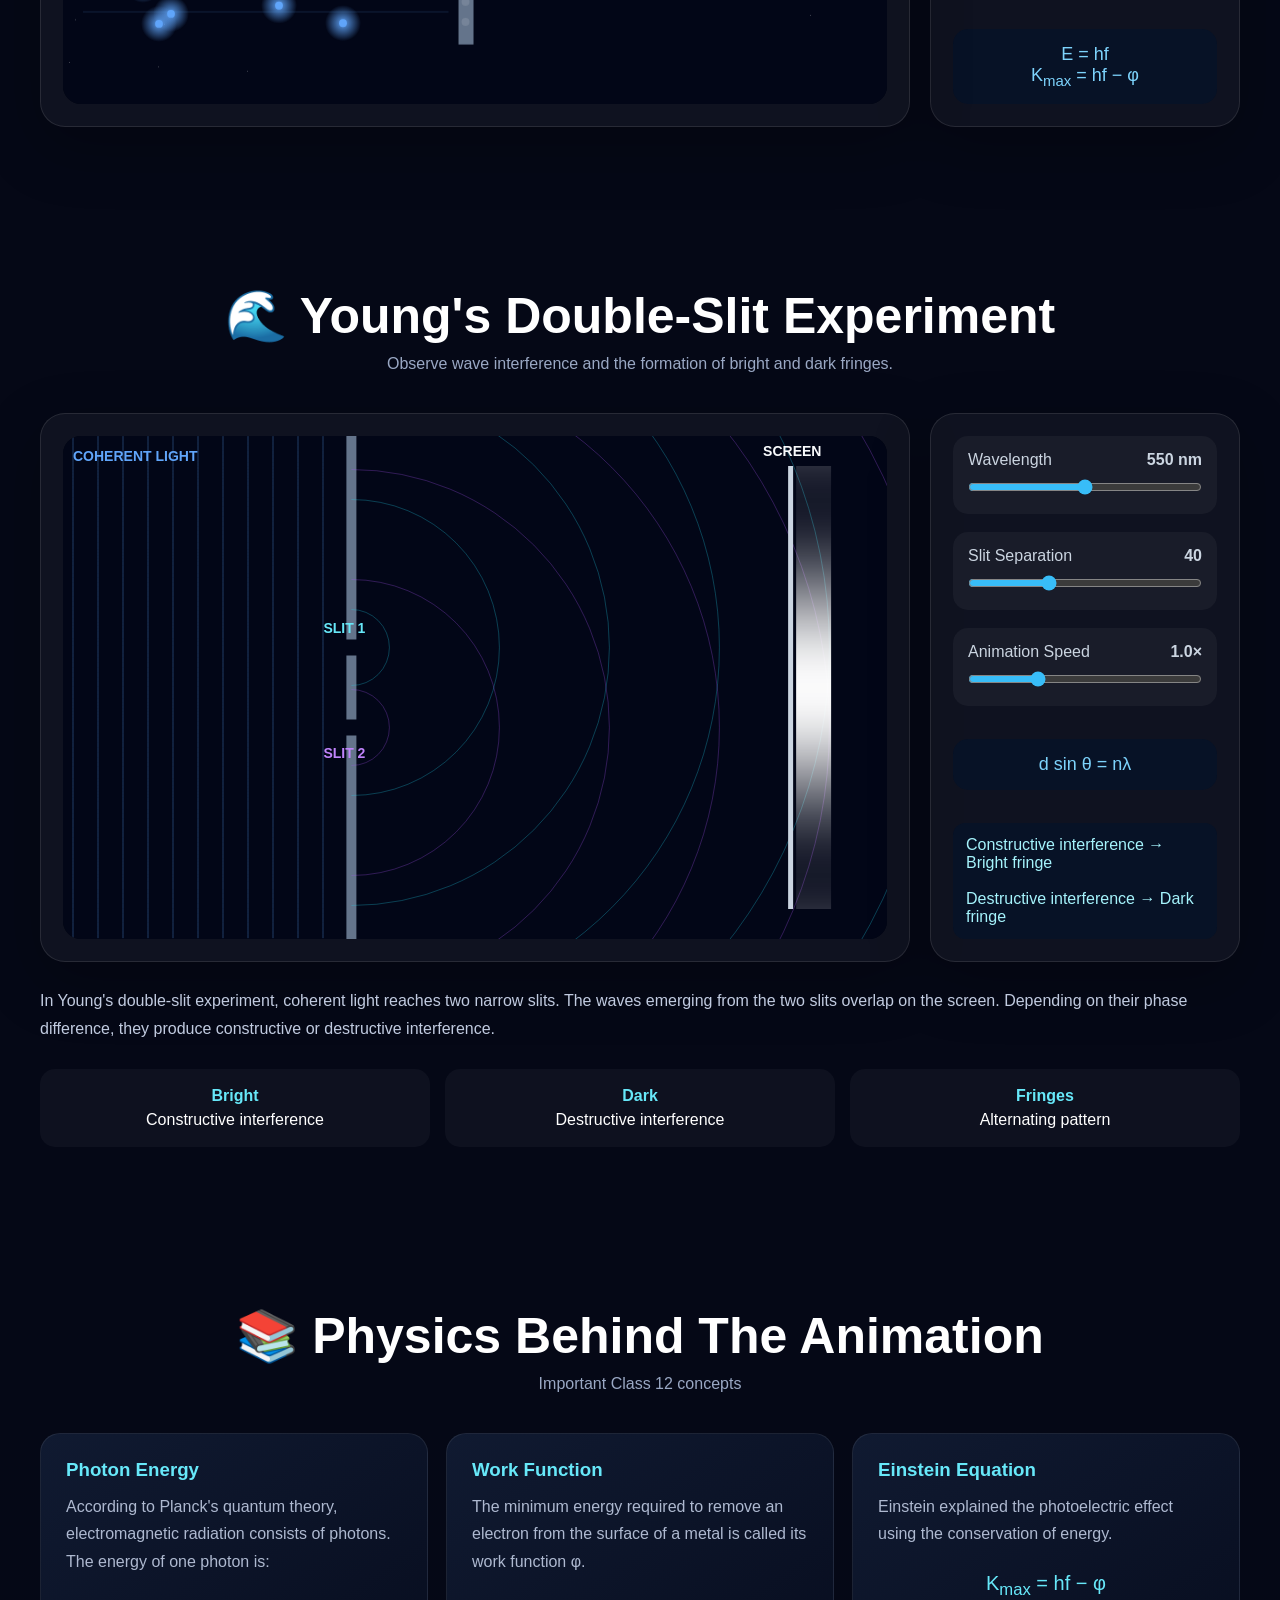
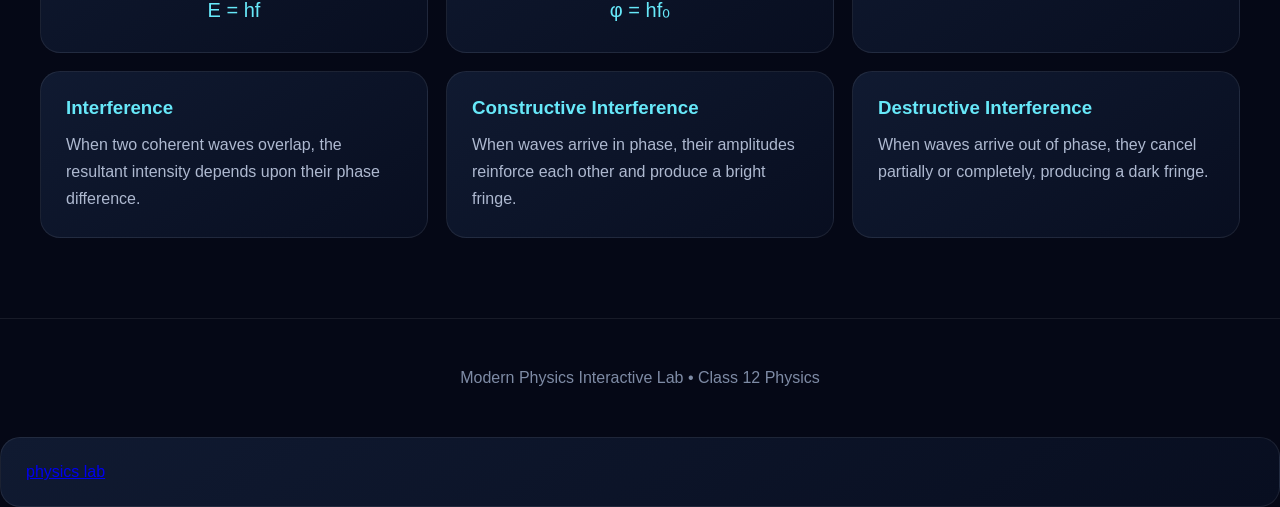
<file: physics-animation.html>
<!DOCTYPE html>
<html lang="en">
<head>
<meta charset="UTF-8">
<meta name="viewport" content="width=device-width, initial-scale=1.0">
<title>Modern Physics Lab — Photoelectric Effect & Young's Experiment</title>

<style>
*{
    box-sizing:border-box;
    margin:0;
    padding:0;
}

body{
    font-family:Arial, Helvetica, sans-serif;
    background:#050816;
    color:#fff;
    overflow-x:hidden;
}

body::before{
    content:"";
    position:fixed;
    inset:0;
    background:
        radial-gradient(circle at 20% 20%,rgba(0,180,255,.12),transparent 30%),
        radial-gradient(circle at 80% 70%,rgba(170,70,255,.12),transparent 30%);
    pointer-events:none;
    z-index:-1;
}

/* HEADER */

header{
    min-height:100vh;
    display:flex;
    align-items:center;
    justify-content:center;
    text-align:center;
    padding:30px 18px;
}

.hero{
    max-width:950px;
}

.badge{
    display:inline-block;
    padding:8px 16px;
    border:1px solid rgba(255,255,255,.2);
    border-radius:30px;
    background:rgba(255,255,255,.06);
    color:#7dd3fc;
    margin-bottom:20px;
}

h1{
    font-size:clamp(42px,8vw,90px);
    line-height:1;
    background:linear-gradient(90deg,#60a5fa,#c084fc,#22d3ee);
    -webkit-background-clip:text;
    color:transparent;
}

.hero p{
    max-width:700px;
    margin:25px auto;
    color:#aeb9d0;
    font-size:18px;
    line-height:1.7;
}

.scroll{
    margin-top:45px;
    animation:bounce 1.5s infinite;
    color:#67e8f9;
}

@keyframes bounce{
    50%{transform:translateY(10px)}
}

/* NAV */

nav{
    position:sticky;
    top:0;
    z-index:50;
    display:flex;
    justify-content:center;
    gap:10px;
    padding:12px;
    background:rgba(5,8,22,.8);
    backdrop-filter:blur(15px);
    border-bottom:1px solid rgba(255,255,255,.08);
}

nav button{
    border:0;
    padding:11px 18px;
    border-radius:25px;
    background:#111a30;
    color:#fff;
    cursor:pointer;
}

nav button:hover{
    background:#26365c;
}

/* SECTION */

section{
    width:min(1200px,94%);
    margin:0 auto;
    padding:80px 0;
}

.section-title{
    text-align:center;
    margin-bottom:40px;
}

.section-title h2{
    font-size:clamp(30px,5vw,50px);
}

.section-title p{
    color:#9aa8c4;
    margin-top:10px;
}

/* CARDS */

.card{
    background:rgba(255,255,255,.045);
    border:1px solid rgba(255,255,255,.1);
    border-radius:25px;
    padding:22px;
    box-shadow:0 20px 60px rgba(0,0,0,.25);
}

/* PHOTOELECTRIC */

.photo-layout{
    display:grid;
    grid-template-columns:1fr 310px;
    gap:20px;
}

.canvas-box{
    min-height:500px;
    position:relative;
    overflow:hidden;
}

canvas{
    width:100%;
    height:100%;
    display:block;
    border-radius:18px;
    background:#030712;
}

.controls{
    display:flex;
    flex-direction:column;
    gap:18px;
}

.control{
    background:rgba(255,255,255,.04);
    padding:15px;
    border-radius:15px;
}

.control label{
    display:flex;
    justify-content:space-between;
    color:#cbd5e1;
    margin-bottom:10px;
}

input[type=range]{
    width:100%;
    accent-color:#38bdf8;
}

select{
    width:100%;
    padding:11px;
    border-radius:10px;
    background:#0d162b;
    color:#fff;
    border:1px solid #293856;
}

.formula{
    margin-top:15px;
    padding:15px;
    border-radius:15px;
    background:#071226;
    color:#7dd3fc;
    text-align:center;
    font-size:18px;
}

.status{
    margin-top:15px;
    padding:13px;
    border-radius:12px;
    background:#071226;
    color:#a5f3fc;
}

/* YOUNG */

.young-layout{
    display:grid;
    grid-template-columns:1fr 310px;
    gap:20px;
}

.young-canvas{
    min-height:520px;
}

.explanation{
    margin-top:25px;
    line-height:1.8;
    color:#c1cbe0;
}

.key{
    display:grid;
    grid-template-columns:repeat(3,1fr);
    gap:15px;
    margin-top:25px;
}

.key div{
    padding:18px;
    text-align:center;
    background:rgba(255,255,255,.04);
    border-radius:15px;
}

.key strong{
    display:block;
    color:#67e8f9;
    margin-bottom:6px;
}

/* INFO */

.info-grid{
    display:grid;
    grid-template-columns:repeat(3,1fr);
    gap:18px;
}

.info-card{
    padding:25px;
    border-radius:20px;
    background:linear-gradient(145deg,#101a31,#080e20);
    border:1px solid rgba(255,255,255,.08);
}

.info-card h3{
    color:#67e8f9;
    margin-bottom:12px;
}

.info-card p{
    color:#aeb9d0;
    line-height:1.7;
}

/* FOOTER */

footer{
    text-align:center;
    padding:50px 20px;
    color:#7e8ba5;
    border-top:1px solid rgba(255,255,255,.08);
}

/* MOBILE */

@media(max-width:800px){

    header{
        min-height:90vh;
    }

    .hero p{
        font-size:15px;
    }

    nav{
        overflow-x:auto;
        justify-content:flex-start;
        white-space:nowrap;
    }

    section{
        padding:55px 0;
    }

    .photo-layout,
    .young-layout{
        grid-template-columns:1fr;
    }

    .canvas-box,
    .young-canvas{
        min-height:400px;
    }

    .controls{
        display:grid;
        grid-template-columns:1fr 1fr;
    }

    .formula{
        grid-column:1/-1;
    }

    .key,
    .info-grid{
        grid-template-columns:1fr;
    }
}

@media(max-width:500px){

    .controls{
        grid-template-columns:1fr;
    }

    .canvas-box,
    .young-canvas{
        min-height:360px;
    }

    .card{
        padding:12px;
        border-radius:18px;
    }
}
</style>
</head>

<body>

<header id="home">
    <div class="hero">
        <div class="badge">CLASS 12 PHYSICS • MODERN PHYSICS LAB</div>

        <h1>Quantum Light</h1>

        <p>
            Explore the particle nature of light through the
            <b>Photoelectric Effect</b> and the wave nature of light
            through <b>Young's Double-Slit Experiment</b>.
        </p>

        <div class="scroll">↓ Scroll to enter the laboratory</div>
    </div>
</header>

<nav>
    <button onclick="go('home')">Home</button>
    <button onclick="go('photo')">Photoelectric</button>
    <button onclick="go('young')">Young's Experiment</button>
    <button onclick="go('theory')">Theory</button>
</nav>


<!-- PHOTOELECTRIC EFFECT -->

<section id="photo">

<div class="section-title">
    <h2>⚡ Photoelectric Effect</h2>
    <p>Watch photons strike a metal surface and eject electrons.</p>
</div>

<div class="photo-layout">

<div class="card canvas-box">
    <canvas id="photoCanvas"></canvas>
</div>

<div class="card controls">

    <div class="control">
        <label>
            <span>Frequency</span>
            <b id="freqValue">6.0</b>
        </label>
        <input
            id="frequency"
            type="range"
            min="1"
            max="12"
            step=".1"
            value="6">
    </div>

    <div class="control">
        <label>
            <span>Intensity</span>
            <b id="intensityValue">60%</b>
        </label>
        <input
            id="intensity"
            type="range"
            min="10"
            max="100"
            value="60">
    </div>

    <div class="control">
        <label>
            <span>Metal</span>
        </label>

        <select id="metal">
            <option value="2.3">Cesium</option>
            <option value="2.9">Potassium</option>
            <option value="3.5">Sodium</option>
            <option value="4.3">Zinc</option>
            <option value="4.7">Copper</option>
        </select>
    </div>

    <div class="status" id="photoStatus">
        Waiting for photons...
    </div>

    <div class="formula">
        E = hf<br>
        K<sub>max</sub> = hf − φ
    </div>

</div>
</div>

</section>


<!-- YOUNG EXPERIMENT -->

<section id="young">

<div class="section-title">
    <h2>🌊 Young's Double-Slit Experiment</h2>
    <p>Observe wave interference and the formation of bright and dark fringes.</p>
</div>

<div class="young-layout">

<div class="card young-canvas">
    <canvas id="youngCanvas"></canvas>
</div>

<div class="card controls">

    <div class="control">
        <label>
            <span>Wavelength</span>
            <b id="waveValue">550 nm</b>
        </label>

        <input
            id="wavelength"
            type="range"
            min="400"
            max="700"
            value="550">
    </div>

    <div class="control">
        <label>
            <span>Slit Separation</span>
            <b id="slitValue">40</b>
        </label>

        <input
            id="slitseparation"
            type="range"
            min="20"
            max="80"
            value="40">
    </div>

    <div class="control">
        <label>
            <span>Animation Speed</span>
            <b id="speedValue">1.0×</b>
        </label>

        <input
            id="speed"
            type="range"
            min=".2"
            max="3"
            step=".1"
            value="1">
    </div>

    <div class="formula">
        d sin θ = nλ
    </div>

    <div class="status">
        Constructive interference → Bright fringe<br><br>
        Destructive interference → Dark fringe
    </div>

</div>

</div>

<div class="explanation">

    <p>
        In Young's double-slit experiment, coherent light reaches two narrow
        slits. The waves emerging from the two slits overlap on the screen.
        Depending on their phase difference, they produce constructive or
        destructive interference.
    </p>

</div>

<div class="key">

    <div>
        <strong>Bright</strong>
        Constructive interference
    </div>

    <div>
        <strong>Dark</strong>
        Destructive interference
    </div>

    <div>
        <strong>Fringes</strong>
        Alternating pattern
    </div>

</div>

</section>


<!-- THEORY -->

<section id="theory">

<div class="section-title">
    <h2>📚 Physics Behind The Animation</h2>
    <p>Important Class 12 concepts</p>
</div>

<div class="info-grid">

<div class="info-card">
    <h3>Photon Energy</h3>

    <p>
        According to Planck's quantum theory, electromagnetic radiation
        consists of photons. The energy of one photon is:
    </p>

    <br>

    <p style="text-align:center;font-size:20px;color:#67e8f9">
        E = hf
    </p>
</div>


<div class="info-card">
    <h3>Work Function</h3>

    <p>
        The minimum energy required to remove an electron from the surface
        of a metal is called its work function φ.
    </p>

    <br>

    <p style="text-align:center;font-size:20px;color:#67e8f9">
        φ = hf₀
    </p>
</div>


<div class="info-card">
    <h3>Einstein Equation</h3>

    <p>
        Einstein explained the photoelectric effect using the conservation
        of energy.
    </p>

    <br>

    <p style="text-align:center;font-size:20px;color:#67e8f9">
        K<sub>max</sub> = hf − φ
    </p>
</div>


<div class="info-card">
    <h3>Interference</h3>

    <p>
        When two coherent waves overlap, the resultant intensity depends
        upon their phase difference.
    </p>
</div>


<div class="info-card">
    <h3>Constructive Interference</h3>

    <p>
        When waves arrive in phase, their amplitudes reinforce each other
        and produce a bright fringe.
    </p>
</div>


<div class="info-card">
    <h3>Destructive Interference</h3>

    <p>
        When waves arrive out of phase, they cancel partially or completely,
        producing a dark fringe.
    </p>
</div>

</div>

</section>


<footer>
    Modern Physics Interactive Lab • Class 12 Physics
</footer>


<script>

/* =====================================
   NAVIGATION
===================================== */

function go(id){
    document.getElementById(id).scrollIntoView({
        behavior:"smooth"
    });
}


/* =====================================
   PHOTOELECTRIC EFFECT
===================================== */

const pc = document.getElementById("photoCanvas");
const pctx = pc.getContext("2d");

const frequency = document.getElementById("frequency");
const intensity = document.getElementById("intensity");
const metal = document.getElementById("metal");

const freqValue = document.getElementById("freqValue");
const intensityValue = document.getElementById("intensityValue");
const photoStatus = document.getElementById("photoStatus");

let photons = [];
let electrons = [];
let photoTime = 0;

function resizePhoto(){

    const rect = pc.getBoundingClientRect();

    pc.width = rect.width * devicePixelRatio;
    pc.height = rect.height * devicePixelRatio;

    pctx.setTransform(
        devicePixelRatio,
        0,
        0,
        devicePixelRatio,
        0,
        0
    );
}

window.addEventListener("resize",resizePhoto);
resizePhoto();


function createPhoton(){

    const rect = pc.getBoundingClientRect();

    photons.push({
        x:20,
        y:80 + Math.random()*(rect.height-160),
        speed:2.5 + frequency.value*.25,
        size:3 + frequency.value*.15
    });
}


function createElectron(y){

    const rect = pc.getBoundingClientRect();

    electrons.push({
        x:rect.width*.49,
        y:y,
        vx:2 + frequency.value*.25,
        vy:(Math.random()-.5)*1.4,
        life:0
    });
}


function photoAnimation(){

    const rect = pc.getBoundingClientRect();
    const w = rect.width;
    const h = rect.height;

    pctx.clearRect(0,0,w,h);

    /* background */

    pctx.fillStyle="#020617";
    pctx.fillRect(0,0,w,h);

    /* stars */

    for(let i=0;i<35;i++){

        let x=(i*83)%w;
        let y=(i*47)%h;

        pctx.fillStyle="rgba(255,255,255,.25)";
        pctx.fillRect(x,y,1,1);
    }


    /* labels */

    pctx.font="bold 15px Arial";

    pctx.fillStyle="#7dd3fc";
    pctx.fillText("PHOTONS",20,35);

    pctx.fillStyle="#fbbf24";
    pctx.fillText("METAL SURFACE",w*.39,35);

    pctx.fillStyle="#a5f3fc";
    pctx.fillText("ELECTRONS",w*.72,35);


    /* metal */

    const metalX=w*.48;

    pctx.fillStyle="#64748b";
    pctx.fillRect(metalX,60,15,h-120);

    for(let y=70;y<h-70;y+=20){

        pctx.fillStyle="rgba(255,255,255,.12)";
        pctx.beginPath();
        pctx.arc(metalX+7,y,4,0,Math.PI*2);
        pctx.fill();
    }


    /* photons */

    if(Math.random() < intensity.value/130){
        createPhoton();
    }

    photons.forEach((p,index)=>{

        p.x += p.speed;

        /* photon glow */

        const glow=pctx.createRadialGradient(
            p.x,p.y,1,
            p.x,p.y,18
        );

        glow.addColorStop(0,"rgba(96,165,250,.9)");
        glow.addColorStop(1,"rgba(96,165,250,0)");

        pctx.fillStyle=glow;
        pctx.beginPath();
        pctx.arc(p.x,p.y,18,0,Math.PI*2);
        pctx.fill();

        pctx.fillStyle="#60a5fa";
        pctx.beginPath();
        pctx.arc(p.x,p.y,p.size,0,Math.PI*2);
        pctx.fill();


        if(p.x>=metalX-5){

            const workFunction=parseFloat(metal.value);

            if(frequency.value > workFunction){

                createElectron(p.y);
            }

            photons.splice(index,1);
        }

    });


    /* electrons */

    electrons.forEach((e,index)=>{

        e.x += e.vx;
        e.y += e.vy;
        e.life++;

        pctx.fillStyle="#fde68a";

        pctx.shadowBlur=15;
        pctx.shadowColor="#facc15";

        pctx.beginPath();
        pctx.arc(e.x,e.y,4,0,Math.PI*2);
        pctx.fill();

        pctx.shadowBlur=0;

        if(e.x>w || e.life>300){
            electrons.splice(index,1);
        }

    });


    /* beam */

    pctx.strokeStyle="rgba(96,165,250,.18)";
    pctx.lineWidth=1;

    for(let y=70;y<h-70;y+=25){

        pctx.beginPath();
        pctx.moveTo(20,y);
        pctx.lineTo(metalX-10,y);
        pctx.stroke();
    }


    /* status */

    const workFunction=parseFloat(metal.value);

    if(frequency.value<=workFunction){

        photoStatus.innerHTML=
        "❌ Frequency below threshold — no photoelectrons are emitted.";

    }else{

        photoStatus.innerHTML=
        "⚡ Photoelectrons emitted! Increasing intensity increases the number of photons.";
    }


    requestAnimationFrame(photoAnimation);
}


frequency.addEventListener("input",()=>{
    freqValue.textContent=parseFloat(frequency.value).toFixed(1);
});

intensity.addEventListener("input",()=>{
    intensityValue.textContent=intensity.value+"%";
});

photoAnimation();


/* =====================================
   YOUNG DOUBLE SLIT
===================================== */

const yc=document.getElementById("youngCanvas");
const yctx=yc.getContext("2d");

const wavelength=document.getElementById("wavelength");
const slitSeparation=document.getElementById("slitseparation");
const speed=document.getElementById("speed");

const waveValue=document.getElementById("waveValue");
const slitValue=document.getElementById("slitValue");
const speedValue=document.getElementById("speedValue");

let t=0;


function resizeYoung(){

    const rect=yc.getBoundingClientRect();

    yc.width=rect.width*devicePixelRatio;
    yc.height=rect.height*devicePixelRatio;

    yctx.setTransform(
        devicePixelRatio,
        0,
        0,
        devicePixelRatio,
        0,
        0
    );
}

window.addEventListener("resize",resizeYoung);
resizeYoung();


function drawYoung(){

    const rect=yc.getBoundingClientRect();
    const w=rect.width;
    const h=rect.height;

    yctx.clearRect(0,0,w,h);

    yctx.fillStyle="#020617";
    yctx.fillRect(0,0,w,h);


    const sourceX=70;
    const slitX=w*.35;
    const screenX=w*.88;

    const center=h/2;

    const sep=parseFloat(slitSeparation.value);

    const slit1=center-sep;
    const slit2=center+sep;


    /* incoming waves */

    yctx.strokeStyle="rgba(96,165,250,.35)";
    yctx.lineWidth=1;

    for(let x=10;x<slitX-15;x+=25){

        yctx.beginPath();

        for(let y=0;y<h;y+=4){

            const wave=
                Math.sin(
                    y*.08 - t*.08
                );

            const yy=y+wave*3;

            if(y===0)
                yctx.moveTo(x,yy);
            else
                yctx.lineTo(x,yy);
        }

        yctx.stroke();
    }


    /* slit barrier */

    yctx.fillStyle="#64748b";

    yctx.fillRect(
        slitX-5,
        0,
        10,
        slit1-8
    );

    yctx.fillRect(
        slitX-5,
        slit1+8,
        10,
        slit2-slit1-16
    );

    yctx.fillRect(
        slitX-5,
        slit2+8,
        10,
        h-(slit2+8)
    );


    /* wave propagation */

    const lambda=parseFloat(wavelength.value);

    yctx.lineWidth=1;

    for(let r=10;r<Math.max(w,h)*1.4;r+=lambda/5){

        let radius=r+(t*speed.value)%50;

        /* wave from slit 1 */

        yctx.strokeStyle="rgba(34,211,238,.28)";
        yctx.beginPath();

        yctx.arc(
            slitX,
            slit1,
            radius,
            -Math.PI/2,
            Math.PI/2
        );

        yctx.stroke();


        /* wave from slit 2 */

        yctx.strokeStyle="rgba(168,85,247,.28)";
        yctx.beginPath();

        yctx.arc(
            slitX,
            slit2,
            radius,
            -Math.PI/2,
            Math.PI/2
        );

        yctx.stroke();
    }


    /* screen */

    yctx.fillStyle="#cbd5e1";
    yctx.fillRect(screenX,30,5,h-60);


    /* interference pattern */

    for(let y=30;y<h-30;y++){

        const dy=y-center;

        const phase=
            (dy/(lambda*.65));

        const intensityValue=
            Math.pow(
                Math.cos(phase*3),
                2
            );

        const alpha=.08+intensityValue*.9;

        yctx.fillStyle=
            `rgba(255,255,255,${alpha})`;

        yctx.fillRect(
            screenX+8,
            y,
            35,
            1
        );
    }


    /* labels */

    yctx.font="bold 14px Arial";

    yctx.fillStyle="#60a5fa";
    yctx.fillText("COHERENT LIGHT",10,25);

    yctx.fillStyle="#67e8f9";
    yctx.fillText("SLIT 1",slitX-28,slit1-15);

    yctx.fillStyle="#c084fc";
    yctx.fillText("SLIT 2",slitX-28,slit2+30);

    yctx.fillStyle="#f8fafc";
    yctx.fillText("SCREEN",screenX-25,20);


    t+=1;

    requestAnimationFrame(drawYoung);
}


wavelength.addEventListener("input",()=>{
    waveValue.textContent=wavelength.value+" nm";
});

slitSeparation.addEventListener("input",()=>{
    slitValue.textContent=slitSeparation.value;
});

speed.addEventListener("input",()=>{
    speedValue.textContent=
        parseFloat(speed.value).toFixed(1)+"×";
});


drawYoung();

</script>
<div class="info-card"><a href="physics.html">physics lab</a></div>
</body>
</html>
</file>
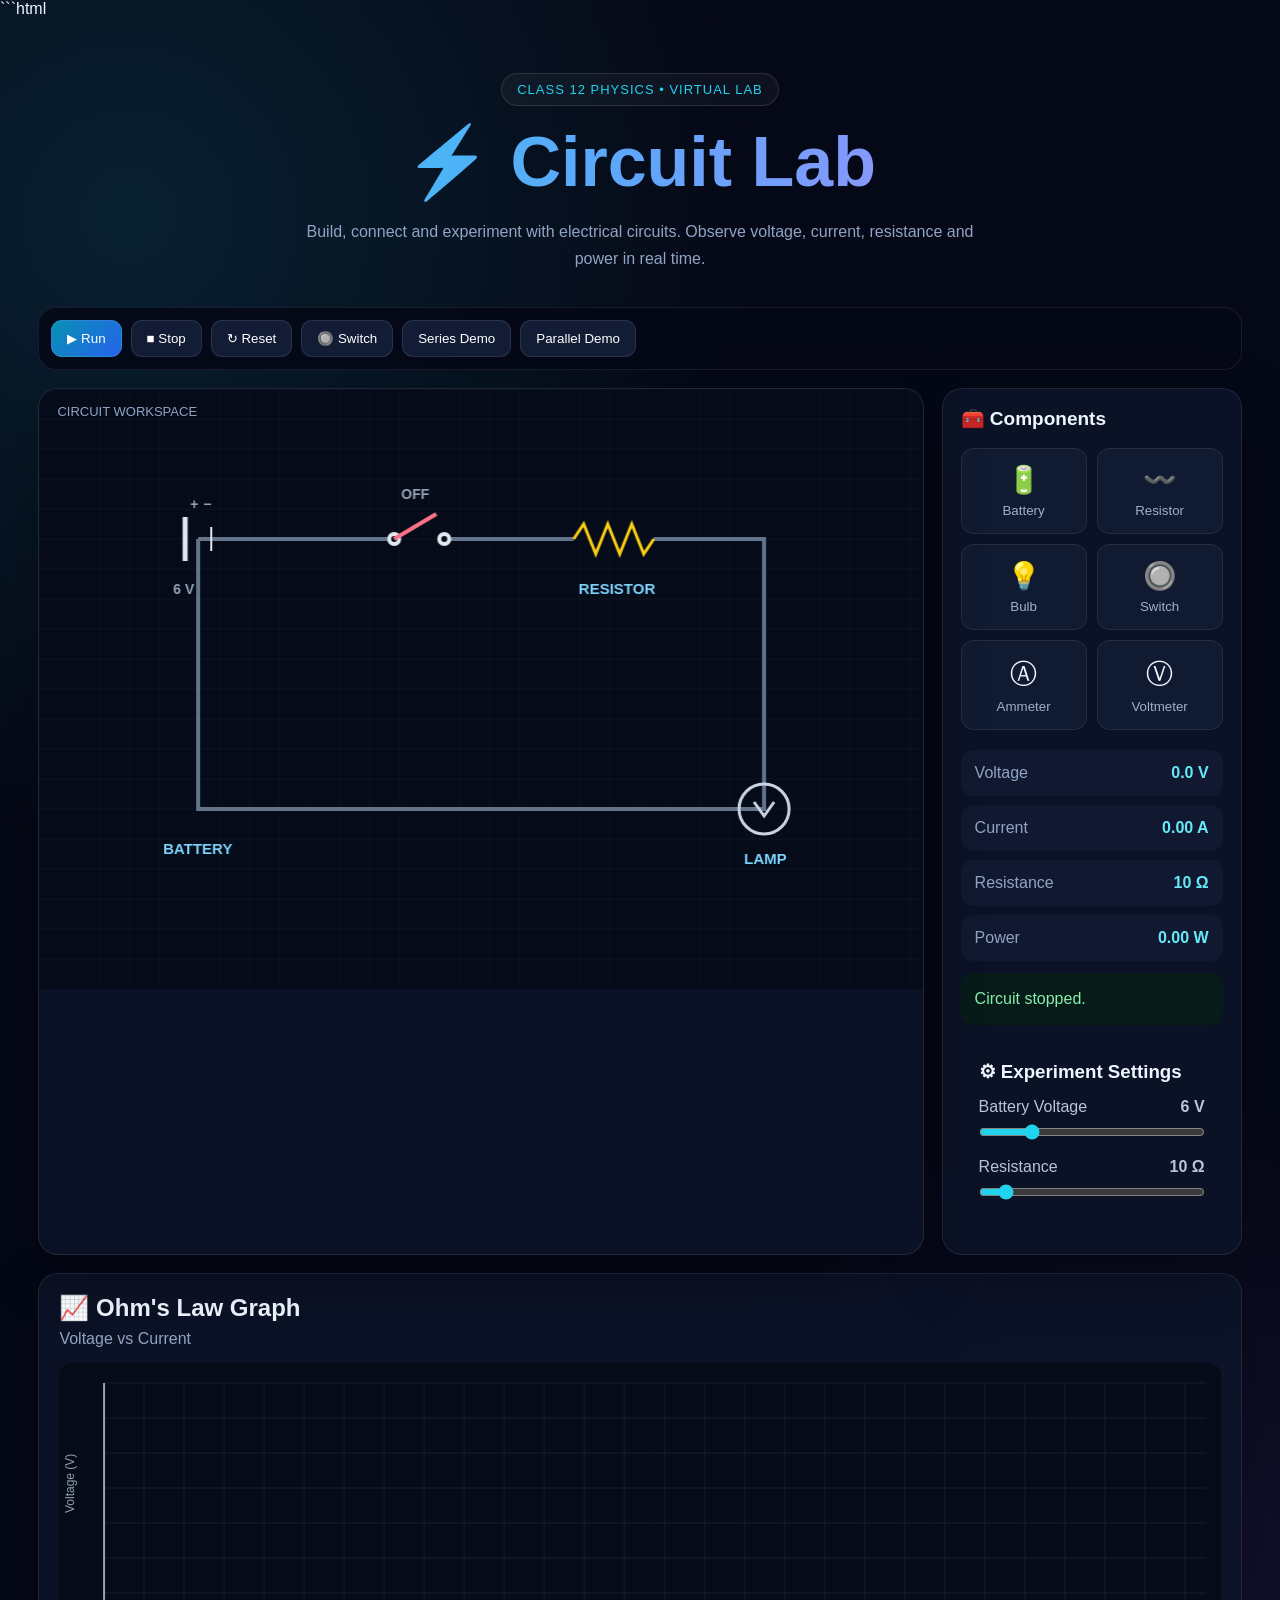
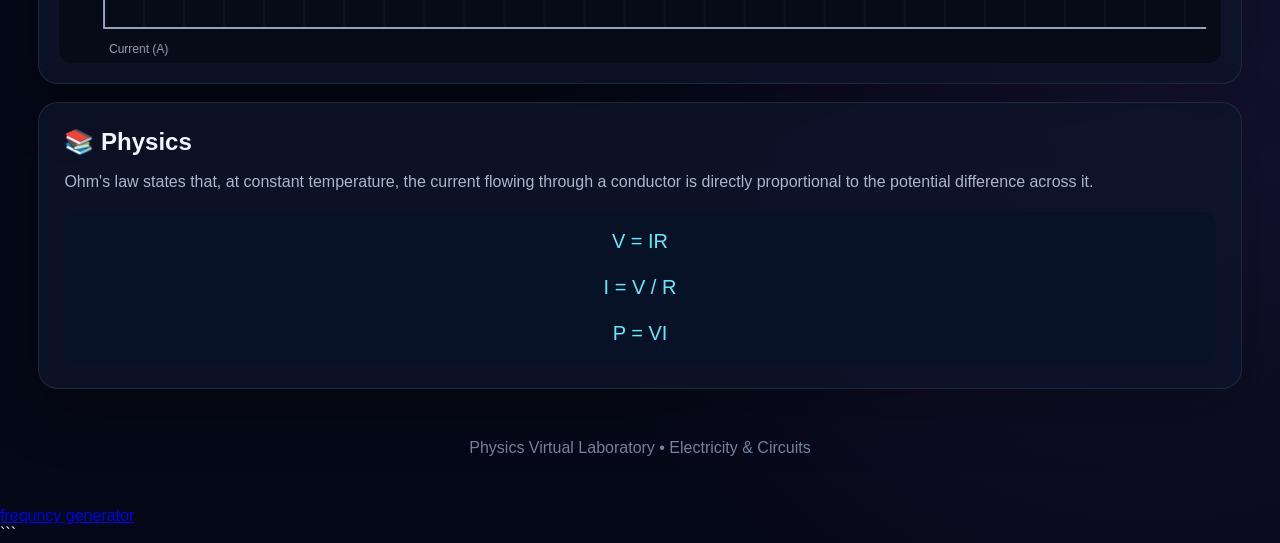
<file: physics.html>
```html
<!DOCTYPE html>
<html lang="en">
<head>
<meta charset="UTF-8">
<meta name="viewport" content="width=device-width, initial-scale=1.0">
<title>Physics Virtual Circuit Lab</title>

<style>
*{
    box-sizing:border-box;
    margin:0;
    padding:0;
}

:root{
    --bg:#050816;
    --panel:#0d1428;
    --panel2:#111b34;
    --text:#eef6ff;
    --muted:#91a4c4;
    --cyan:#22d3ee;
    --blue:#38bdf8;
    --green:#4ade80;
    --yellow:#facc15;
    --red:#fb7185;
}

body{
    font-family:Arial,Helvetica,sans-serif;
    background:
        radial-gradient(circle at 10% 10%,rgba(34,211,238,.12),transparent 28%),
        radial-gradient(circle at 90% 80%,rgba(139,92,246,.12),transparent 30%),
        var(--bg);
    color:var(--text);
    min-height:100vh;
    overflow-x:hidden;
}

header{
    padding:55px 20px 35px;
    text-align:center;
}

.logo{
    display:inline-block;
    padding:8px 15px;
    border:1px solid rgba(255,255,255,.12);
    border-radius:30px;
    background:rgba(255,255,255,.04);
    color:var(--cyan);
    font-size:13px;
    letter-spacing:1px;
    margin-bottom:15px;
}

h1{
    font-size:clamp(38px,7vw,70px);
    background:linear-gradient(90deg,#22d3ee,#60a5fa,#c084fc);
    -webkit-background-clip:text;
    color:transparent;
}

header p{
    color:var(--muted);
    max-width:700px;
    margin:15px auto 0;
    line-height:1.7;
}

.container{
    width:min(1250px,94%);
    margin:auto;
}

/* TOOLBAR */

.toolbar{
    position:sticky;
    top:0;
    z-index:20;
    padding:12px;
    margin-bottom:18px;
    background:rgba(5,8,22,.85);
    backdrop-filter:blur(18px);
    border:1px solid rgba(255,255,255,.08);
    border-radius:18px;
    display:flex;
    gap:9px;
    flex-wrap:wrap;
}

button{
    border:1px solid rgba(255,255,255,.1);
    background:#121c35;
    color:white;
    padding:10px 15px;
    border-radius:11px;
    cursor:pointer;
    transition:.2s;
}

button:hover{
    background:#1c2c50;
    transform:translateY(-1px);
}

button.primary{
    background:linear-gradient(135deg,#0891b2,#2563eb);
}

/* LAB GRID */

.lab{
    display:grid;
    grid-template-columns:1fr 300px;
    gap:18px;
}

.panel{
    background:rgba(13,20,40,.88);
    border:1px solid rgba(255,255,255,.09);
    border-radius:20px;
    box-shadow:0 20px 60px rgba(0,0,0,.25);
}

.workspace{
    min-height:600px;
    overflow:hidden;
    position:relative;
}

.workspace-title{
    position:absolute;
    left:18px;
    top:15px;
    color:#8ea3c5;
    font-size:13px;
    z-index:5;
}

#circuitCanvas{
    width:100%;
    height:600px;
    display:block;
}

/* SIDEBAR */

.sidebar{
    padding:18px;
}

.sidebar h2{
    font-size:19px;
    margin-bottom:18px;
}

.component-list{
    display:grid;
    grid-template-columns:1fr 1fr;
    gap:10px;
}

.component{
    padding:15px 8px;
    text-align:center;
    background:#101a31;
    border:1px solid rgba(255,255,255,.08);
    border-radius:13px;
    cursor:pointer;
    user-select:none;
}

.component:hover{
    border-color:var(--cyan);
    background:#14223f;
}

.component .icon{
    font-size:27px;
    margin-bottom:7px;
}

.component small{
    color:#9fb0ca;
}

/* READINGS */

.readings{
    margin-top:20px;
}

.reading{
    padding:14px;
    margin-bottom:9px;
    border-radius:12px;
    background:#10192f;
    display:flex;
    justify-content:space-between;
}

.reading span{
    color:#91a4c4;
}

.reading strong{
    color:#67e8f9;
}

.status{
    padding:14px;
    margin-top:12px;
    background:#071b19;
    color:#86efac;
    border-radius:12px;
    line-height:1.5;
}

/* CONTROLS */

.settings{
    margin-top:18px;
    padding:18px;
}

.settings h3{
    margin-bottom:15px;
}

.slider{
    margin-bottom:18px;
}

.slider label{
    display:flex;
    justify-content:space-between;
    margin-bottom:8px;
    color:#b7c4d9;
}

input[type=range]{
    width:100%;
    accent-color:var(--cyan);
}

/* THEORY */

.theory{
    margin-top:18px;
    padding:25px;
}

.theory h2{
    margin-bottom:12px;
}

.theory p{
    color:#a8b7cd;
    line-height:1.8;
}

.formula{
    margin-top:15px;
    padding:18px;
    background:#071226;
    border-radius:13px;
    text-align:center;
    font-size:20px;
    color:#67e8f9;
}

/* GRAPH */

.graph-panel{
    margin-top:18px;
    padding:20px;
}

#graph{
    width:100%;
    height:300px;
    display:block;
    background:#060b18;
    border-radius:13px;
    margin-top:15px;
}

/* FOOTER */

footer{
    padding:50px 20px;
    text-align:center;
    color:#71829e;
}

/* MOBILE */

@media(max-width:850px){

    .lab{
        grid-template-columns:1fr;
    }

    .workspace{
        min-height:500px;
    }

    #circuitCanvas{
        height:500px;
    }

    .sidebar{
        order:2;
    }
}

@media(max-width:550px){

    header{
        padding:40px 15px 25px;
    }

    .toolbar{
        overflow-x:auto;
        flex-wrap:nowrap;
    }

    .toolbar button{
        white-space:nowrap;
    }

    .workspace{
        min-height:430px;
    }

    #circuitCanvas{
        height:430px;
    }

    .component-list{
        grid-template-columns:1fr 1fr;
    }

    .reading{
        font-size:14px;
    }
}
</style>
</head>

<body>

<header>
    <div class="logo">CLASS 12 PHYSICS • VIRTUAL LAB</div>

    <h1>⚡ Circuit Lab</h1>

    <p>
        Build, connect and experiment with electrical circuits.
        Observe voltage, current, resistance and power in real time.
    </p>
</header>


<div class="container">

    <!-- TOOLBAR -->

    <div class="toolbar">

        <button class="primary" onclick="runCircuit()">
            ▶ Run
        </button>

        <button onclick="stopCircuit()">
            ■ Stop
        </button>

        <button onclick="resetCircuit()">
            ↻ Reset
        </button>

        <button onclick="toggleSwitch()">
            🔘 Switch
        </button>

        <button onclick="presetSeries()">
            Series Demo
        </button>

        <button onclick="presetParallel()">
            Parallel Demo
        </button>

    </div>


    <!-- MAIN LAB -->

    <div class="lab">

        <div class="panel workspace">

            <div class="workspace-title">
                CIRCUIT WORKSPACE
            </div>

            <canvas id="circuitCanvas"></canvas>

        </div>


        <!-- SIDEBAR -->

        <div class="panel sidebar">

            <h2>🧰 Components</h2>

            <div class="component-list">

                <div class="component" onclick="selectComponent('battery')">
                    <div class="icon">🔋</div>
                    <small>Battery</small>
                </div>

                <div class="component" onclick="selectComponent('resistor')">
                    <div class="icon">〰️</div>
                    <small>Resistor</small>
                </div>

                <div class="component" onclick="selectComponent('bulb')">
                    <div class="icon">💡</div>
                    <small>Bulb</small>
                </div>

                <div class="component" onclick="selectComponent('switch')">
                    <div class="icon">🔘</div>
                    <small>Switch</small>
                </div>

                <div class="component" onclick="selectComponent('ammeter')">
                    <div class="icon">Ⓐ</div>
                    <small>Ammeter</small>
                </div>

                <div class="component" onclick="selectComponent('voltmeter')">
                    <div class="icon">Ⓥ</div>
                    <small>Voltmeter</small>
                </div>

            </div>


            <!-- READINGS -->

            <div class="readings">

                <div class="reading">
                    <span>Voltage</span>
                    <strong id="voltageRead">0.0 V</strong>
                </div>

                <div class="reading">
                    <span>Current</span>
                    <strong id="currentRead">0.00 A</strong>
                </div>

                <div class="reading">
                    <span>Resistance</span>
                    <strong id="resistanceRead">10 Ω</strong>
                </div>

                <div class="reading">
                    <span>Power</span>
                    <strong id="powerRead">0.00 W</strong>
                </div>

                <div class="status" id="status">
                    Circuit stopped.
                </div>

            </div>


            <!-- SETTINGS -->

            <div class="settings">

                <h3>⚙ Experiment Settings</h3>

                <div class="slider">

                    <label>
                        <span>Battery Voltage</span>
                        <b id="batteryValue">6 V</b>
                    </label>

                    <input
                        id="battery"
                        type="range"
                        min="1"
                        max="24"
                        value="6"
                    >

                </div>


                <div class="slider">

                    <label>
                        <span>Resistance</span>
                        <b id="resistorValue">10 Ω</b>
                    </label>

                    <input
                        id="resistor"
                        type="range"
                        min="1"
                        max="100"
                        value="10"
                    >

                </div>

            </div>

        </div>

    </div>


    <!-- GRAPH -->

    <div class="panel graph-panel">

        <h2>📈 Ohm's Law Graph</h2>

        <p style="color:#91a4c4;margin-top:8px">
            Voltage vs Current
        </p>

        <canvas id="graph"></canvas>

    </div>


    <!-- THEORY -->

    <div class="panel theory">

        <h2>📚 Physics</h2>

        <p>
            Ohm's law states that, at constant temperature, the current
            flowing through a conductor is directly proportional to the
            potential difference across it.
        </p>

        <div class="formula">
            V = IR
            <br><br>
            I = V / R
            <br><br>
            P = VI
        </div>

    </div>

</div>


<footer>
    Physics Virtual Laboratory • Electricity & Circuits
</footer>


<script>

/* ==========================================
   VARIABLES
========================================== */

const canvas=document.getElementById("circuitCanvas");
const ctx=canvas.getContext("2d");

const graph=document.getElementById("graph");
const gctx=graph.getContext("2d");

let running=false;
let switchOn=false;
let animationTime=0;

let batteryVoltage=6;
let resistance=10;

let selectedComponent=null;

let currentHistory=[];


/* ==========================================
   CANVAS SIZE
========================================== */

function resize(){

    const rect=canvas.getBoundingClientRect();

    canvas.width=rect.width*devicePixelRatio;
    canvas.height=rect.height*devicePixelRatio;

    ctx.setTransform(
        devicePixelRatio,
        0,
        0,
        devicePixelRatio,
        0,
        0
    );


    const gr=graph.getBoundingClientRect();

    graph.width=gr.width*devicePixelRatio;
    graph.height=gr.height*devicePixelRatio;

    gctx.setTransform(
        devicePixelRatio,
        0,
        0,
        devicePixelRatio,
        0,
        0
    );
}

window.addEventListener("resize",resize);
resize();


/* ==========================================
   CIRCUIT CALCULATION
========================================== */

function calculate(){

    if(!running || !switchOn){
        return {
            voltage:0,
            current:0,
            power:0
        };
    }

    const I=batteryVoltage/resistance;

    return {
        voltage:batteryVoltage,
        current:I,
        power:batteryVoltage*I
    };
}


/* ==========================================
   DRAW CIRCUIT
========================================== */

function drawCircuit(){

    const rect=canvas.getBoundingClientRect();

    const w=rect.width;
    const h=rect.height;

    ctx.clearRect(0,0,w,h);

    ctx.fillStyle="#050b18";
    ctx.fillRect(0,0,w,h);


    /* grid */

    ctx.strokeStyle="rgba(255,255,255,.035)";
    ctx.lineWidth=1;

    for(let x=0;x<w;x+=30){

        ctx.beginPath();
        ctx.moveTo(x,0);
        ctx.lineTo(x,h);
        ctx.stroke();
    }

    for(let y=0;y<h;y+=30){

        ctx.beginPath();
        ctx.moveTo(0,y);
        ctx.lineTo(w,y);
        ctx.stroke();
    }


    /* circuit dimensions */

    const left=w*.18;
    const right=w*.82;

    const top=h*.25;
    const bottom=h*.70;

    const batteryX=left;
    const switchX=w*.43;
    const resistorX=w*.65;


    /* WIRES */

    ctx.strokeStyle=
        running && switchOn
        ? "#4ade80"
        : "#64748b";

    ctx.lineWidth=4;

    ctx.beginPath();

    ctx.moveTo(batteryX,top);
    ctx.lineTo(switchX-30,top);

    ctx.stroke();


    ctx.beginPath();

    ctx.moveTo(switchX+30,top);
    ctx.lineTo(resistorX-40,top);

    ctx.stroke();


    ctx.beginPath();

    ctx.moveTo(resistorX+40,top);
    ctx.lineTo(right,top);
    ctx.lineTo(right,bottom);
    ctx.lineTo(batteryX,bottom);
    ctx.lineTo(batteryX,top);

    ctx.stroke();


    /* BATTERY */

    ctx.strokeStyle="#e2e8f0";
    ctx.lineWidth=5;

    ctx.beginPath();
    ctx.moveTo(batteryX-13,top-22);
    ctx.lineTo(batteryX-13,top+22);
    ctx.stroke();

    ctx.lineWidth=2;

    ctx.beginPath();
    ctx.moveTo(batteryX+13,top-12);
    ctx.lineTo(batteryX+13,top+12);
    ctx.stroke();

    ctx.fillStyle="#94a3b8";
    ctx.font="bold 14px Arial";

    ctx.fillText(
        batteryVoltage+" V",
        batteryX-25,
        top+55
    );

    ctx.fillText(
        "+",
        batteryX-8,
        top-30
    );

    ctx.fillText(
        "−",
        batteryX+5,
        top-30
    );


    /* SWITCH */

    ctx.strokeStyle="#e2e8f0";
    ctx.lineWidth=4;

    ctx.beginPath();

    ctx.arc(
        switchX-25,
        top,
        5,
        0,
        Math.PI*2
    );

    ctx.stroke();

    ctx.beginPath();

    ctx.arc(
        switchX+25,
        top,
        5,
        0,
        Math.PI*2
    );

    ctx.stroke();


    ctx.strokeStyle=switchOn?"#4ade80":"#fb7185";

    ctx.beginPath();

    ctx.moveTo(
        switchX-25,
        top
    );

    if(switchOn){

        ctx.lineTo(
            switchX+25,
            top
        );

    }else{

        ctx.lineTo(
            switchX+17,
            top-25
        );
    }

    ctx.stroke();


    ctx.fillStyle="#94a3b8";

    ctx.fillText(
        switchOn?"ON":"OFF",
        switchX-18,
        top-40
    );


    /* RESISTOR */

    drawResistor(
        resistorX,
        top
    );


    /* BULB */

    const bulbX=right;
    const bulbY=bottom;

    ctx.strokeStyle="#cbd5e1";
    ctx.lineWidth=3;

    ctx.beginPath();
    ctx.arc(
        bulbX,
        bulbY,
        25,
        0,
        Math.PI*2
    );

    ctx.stroke();

    /* filament */

    ctx.beginPath();

    ctx.moveTo(
        bulbX-10,
        bulbY-7
    );

    ctx.lineTo(
        bulbX,
        bulbY+7
    );

    ctx.lineTo(
        bulbX+10,
        bulbY-7
    );

    ctx.stroke();


    /* bulb glow */

    if(running && switchOn){

        const glow=ctx.createRadialGradient(
            bulbX,
            bulbY,
            5,
            bulbX,
            bulbY,
            70
        );

        glow.addColorStop(
            0,
            "rgba(250,204,21,.55)"
        );

        glow.addColorStop(
            1,
            "rgba(250,204,21,0)"
        );

        ctx.fillStyle=glow;

        ctx.beginPath();

        ctx.arc(
            bulbX,
            bulbY,
            70,
            0,
            Math.PI*2
        );

        ctx.fill();

    }


    /* ELECTRIC CHARGE ANIMATION */

    if(running && switchOn){

        drawCharges(
            left,
            top,
            switchX,
            resistorX,
            right,
            bottom
        );
    }


    /* labels */

    ctx.fillStyle="#7dd3fc";

    ctx.font="bold 15px Arial";

    ctx.fillText(
        "BATTERY",
        batteryX-35,
        bottom+45
    );

    ctx.fillText(
        "RESISTOR",
        resistorX-35,
        top+55
    );

    ctx.fillText(
        "LAMP",
        right-20,
        bottom+55
    );


    requestAnimationFrame(drawCircuit);
}


/* ==========================================
   RESISTOR
========================================== */

function drawResistor(x,y){

    ctx.strokeStyle="#facc15";
    ctx.lineWidth=3;

    ctx.beginPath();

    ctx.moveTo(x-40,y);

    for(let i=0;i<6;i++){

        const px=x-30+i*12;

        ctx.lineTo(
            px,
            y+(i%2===0?-15:15)
        );
    }

    ctx.lineTo(x+40,y);

    ctx.stroke();
}


/* ==========================================
   ELECTRONS
========================================== */

function drawCharges(
    left,
    top,
    switchX,
    resistorX,
    right,
    bottom
){

    const pathLength=
        (switchX-left)+
        (resistorX-switchX)+
        (right-resistorX)+
        (bottom-top)+
        (right-left);

    const speed=2;

    animationTime+=speed;

    const distance=
        animationTime%pathLength;

    let d=distance;
    let x,y;

    if(d<(switchX-left)){

        x=left+d;
        y=top;

    }else{

        d-=switchX-left;

        if(d<(resistorX-switchX)){

            x=switchX+d;
            y=top;

        }else{

            d-=resistorX-switchX;

            if(d<(right-resistorX)){

                x=resistorX+d;
                y=top;

            }else{

                d-=right-resistorX;

                if(d<(bottom-top)){

                    x=right;
                    y=top+d;

                }else{

                    d-=bottom-top;

                    x=right-d;
                    y=bottom;
                }
            }
        }
    }


    for(let i=0;i<7;i++){

        ctx.fillStyle="#67e8f9";

        ctx.shadowBlur=12;
        ctx.shadowColor="#22d3ee";

        ctx.beginPath();

        ctx.arc(
            x-i*25,
            y,
            4,
            0,
            Math.PI*2
        );

        ctx.fill();

        ctx.shadowBlur=0;
    }
}


/* ==========================================
   BUTTON FUNCTIONS
========================================== */

function runCircuit(){

    running=true;

    updateReadings();

    document.getElementById("status").innerHTML=
        switchOn
        ?"⚡ Circuit running."
        :"🔴 Circuit is open. Turn the switch ON.";
}


function stopCircuit(){

    running=false;

    updateReadings();

    document.getElementById("status").innerHTML=
        "Circuit stopped.";
}


function toggleSwitch(){

    switchOn=!switchOn;

    updateReadings();

    document.getElementById("status").innerHTML=
        switchOn
        ?"🟢 Switch closed."
        :"🔴 Switch open.";
}


function resetCircuit(){

    running=false;
    switchOn=false;

    batteryVoltage=6;
    resistance=10;

    document.getElementById("battery").value=6;
    document.getElementById("resistor").value=10;

    updateLabels();

    currentHistory=[];

    document.getElementById("status").innerHTML=
        "Circuit reset.";
}


/* ==========================================
   COMPONENT SELECT
========================================== */

function selectComponent(type){

    selectedComponent=type;

    document.getElementById("status").innerHTML=
        "Selected component: <b>"+
        type.toUpperCase()+
        "</b>";
}


/* ==========================================
   PRESETS
========================================== */

function presetSeries(){

    batteryVoltage=12;
    resistance=20;

    switchOn=true;
    running=true;

    document.getElementById("battery").value=12;
    document.getElementById("resistor").value=20;

    updateLabels();
    updateReadings();

    document.getElementById("status").innerHTML=
        "Series circuit demonstration loaded.";
}


function presetParallel(){

    batteryVoltage=12;
    resistance=10;

    switchOn=true;
    running=true;

    document.getElementById("battery").value=12;
    document.getElementById("resistor").value=10;

    updateLabels();
    updateReadings();

    document.getElementById("status").innerHTML=
        "Parallel-style demonstration loaded.";
}


/* ==========================================
   READINGS
========================================== */

function updateReadings(){

    const data=calculate();

    document.getElementById("voltageRead").textContent=
        data.voltage.toFixed(1)+" V";

    document.getElementById("currentRead").textContent=
        data.current.toFixed(2)+" A";

    document.getElementById("resistanceRead").textContent=
        resistance+" Ω";

    document.getElementById("powerRead").textContent=
        data.power.toFixed(2)+" W";

    if(running && switchOn){

        currentHistory.push({
            v:data.voltage,
            i:data.current
        });

        if(currentHistory.length>100){
            currentHistory.shift();
        }
    }
}


/* ==========================================
   SLIDERS
========================================== */

document.getElementById("battery")
.addEventListener("input",function(){

    batteryVoltage=parseFloat(this.value);

    updateLabels();
    updateReadings();
});


document.getElementById("resistor")
.addEventListener("input",function(){

    resistance=parseFloat(this.value);

    updateLabels();
    updateReadings();
});


function updateLabels(){

    document.getElementById("batteryValue").textContent=
        batteryVoltage+" V";

    document.getElementById("resistorValue").textContent=
        resistance+" Ω";
}


/* ==========================================
   GRAPH
========================================== */

function drawGraph(){

    const rect=graph.getBoundingClientRect();

    const w=rect.width;
    const h=rect.height;

    gctx.clearRect(0,0,w,h);

    gctx.fillStyle="#060b18";
    gctx.fillRect(0,0,w,h);


    /* GRID */

    gctx.strokeStyle="rgba(255,255,255,.07)";
    gctx.lineWidth=1;

    for(let x=45;x<w;x+=40){

        gctx.beginPath();
        gctx.moveTo(x,20);
        gctx.lineTo(x,h-35);
        gctx.stroke();
    }

    for(let y=20;y<h-35;y+=35){

        gctx.beginPath();
        gctx.moveTo(45,y);
        gctx.lineTo(w-15,y);
        gctx.stroke();
    }


    /* AXES */

    gctx.strokeStyle="#94a3b8";
    gctx.lineWidth=2;

    gctx.beginPath();

    gctx.moveTo(45,20);
    gctx.lineTo(45,h-35);
    gctx.lineTo(w-15,h-35);

    gctx.stroke();


    gctx.fillStyle="#94a3b8";
    gctx.font="12px Arial";

    gctx.fillText(
        "Current (A)",
        50,
        h-10
    );

    gctx.save();

    gctx.translate(15,h/2);
    gctx.rotate(-Math.PI/2);

    gctx.fillText(
        "Voltage (V)",
        0,
        0
    );

    gctx.restore();


    /* LINE */

    if(currentHistory.length>1){

        gctx.strokeStyle="#22d3ee";
        gctx.lineWidth=3;

        gctx.beginPath();

        currentHistory.forEach((p,index)=>{

            const x=
                45+
                (p.i/(2.5))*((w-65));

            const y=
                (h-35)-
                (p.v/24)*(h-55);

            if(index===0)
                gctx.moveTo(x,y);
            else
                gctx.lineTo(x,y);
        });

        gctx.stroke();
    }


    requestAnimationFrame(drawGraph);
}


/* ==========================================
   UPDATE LOOP
========================================== */

setInterval(updateReadings,250);

updateLabels();

drawCircuit();
drawGraph();

</script>
<div class="primary"><a href="freq.html"> frequncy generator </a> </div>
</body>
</html>
```
</file>
